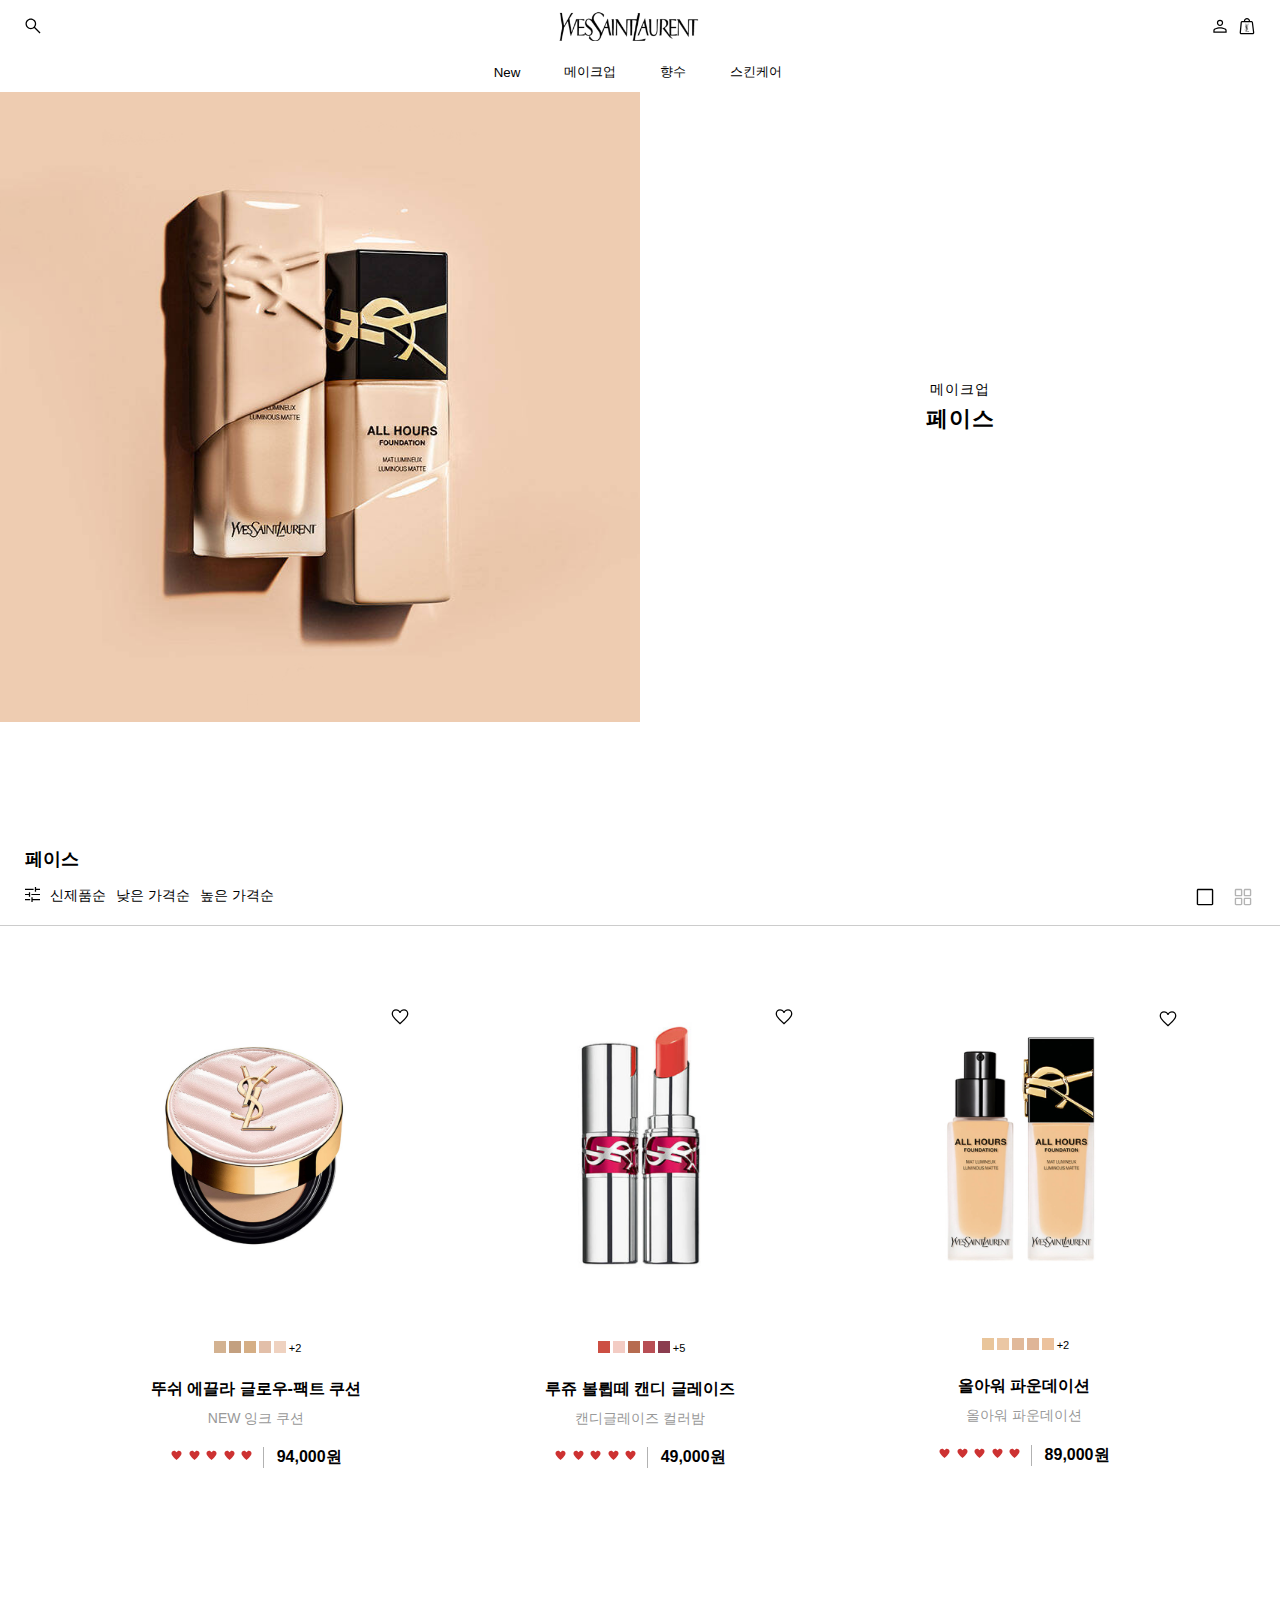
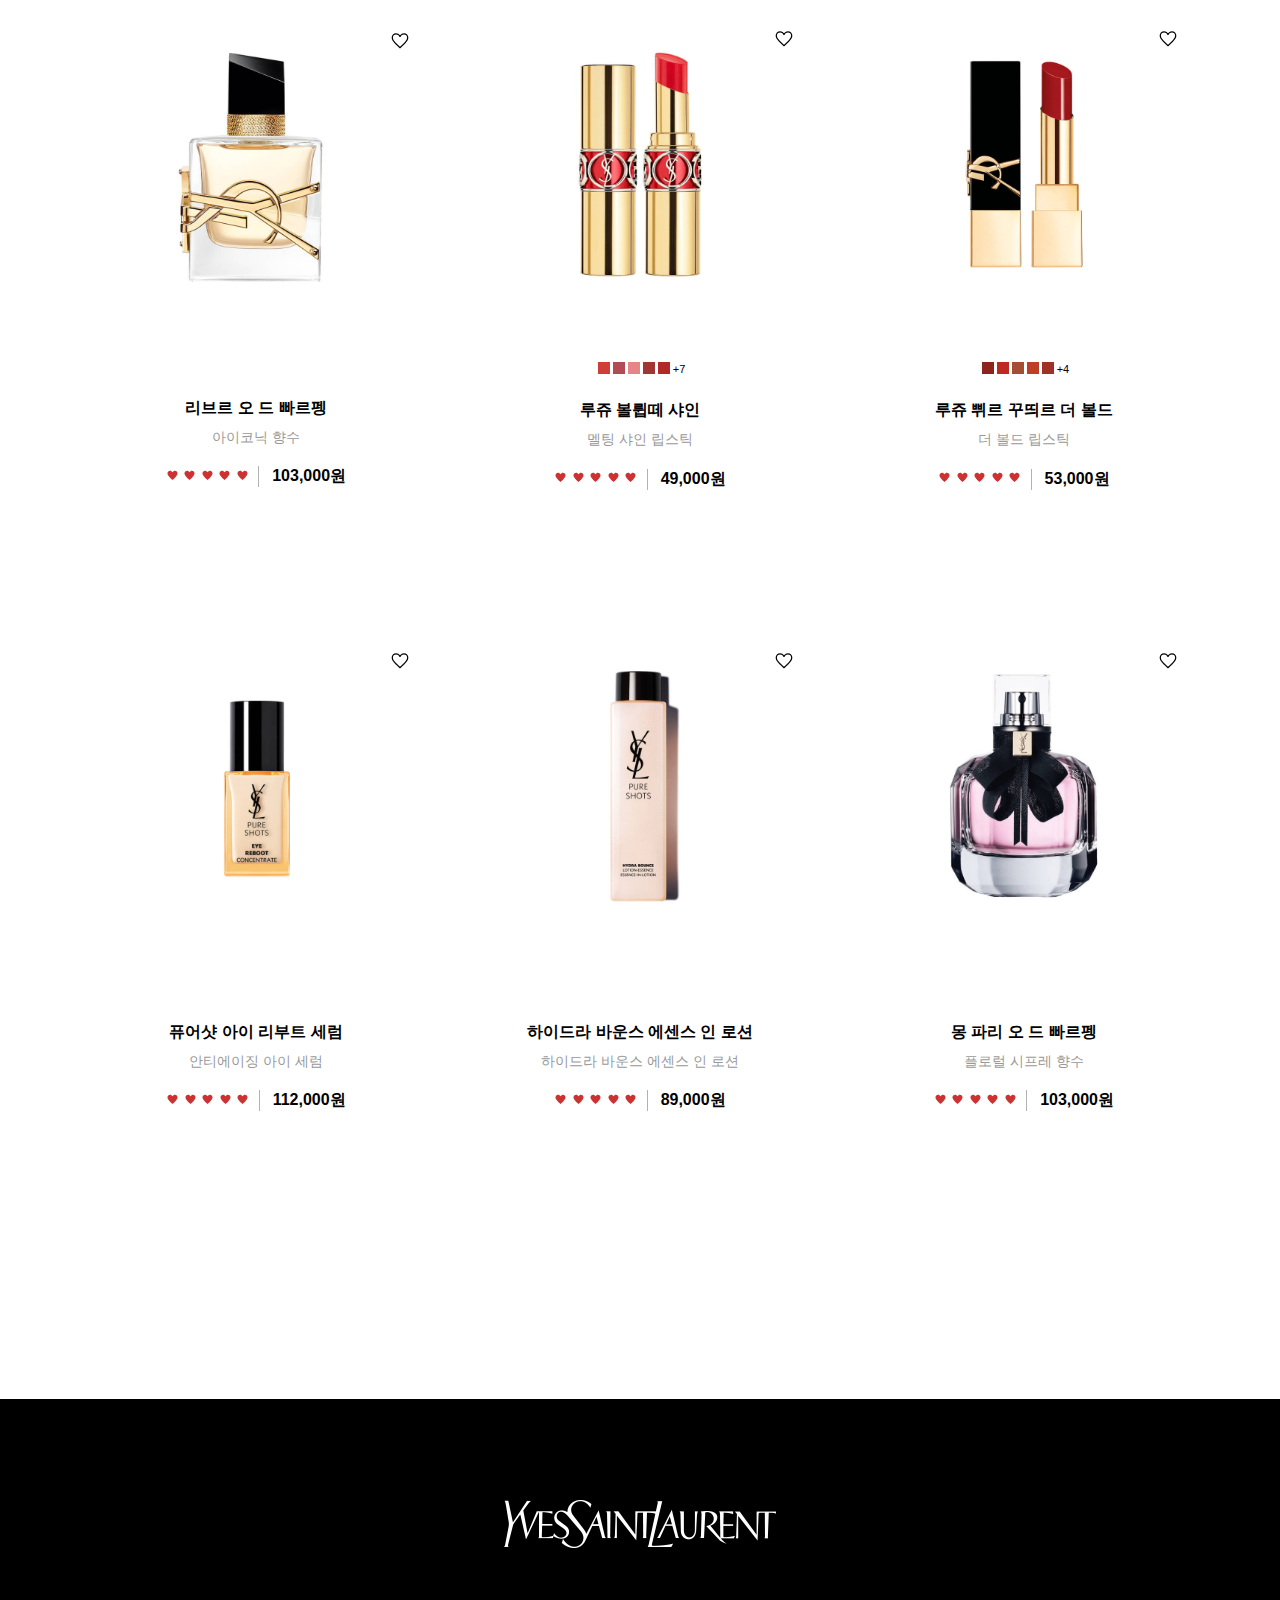
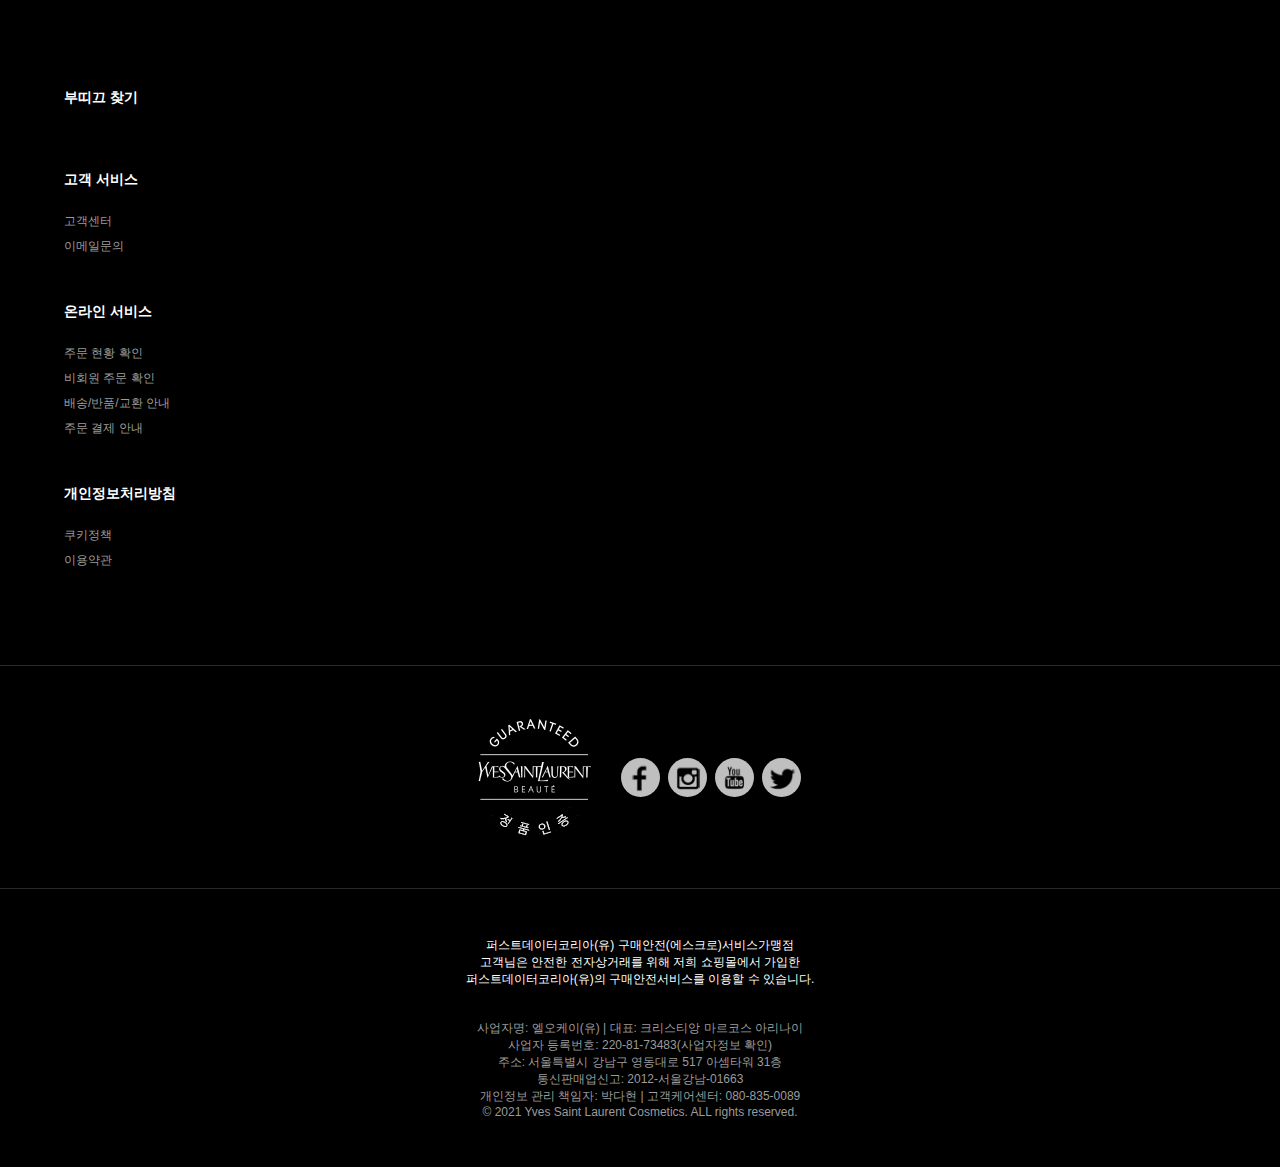
<file: sub_makeup.html>
<!DOCTYPE html>
<html lang="KO">

<head>
    <meta charset="UTF-8">
    <meta http-equiv="X-UA-Compatible" content="IE=edge">
    <meta name="viewport" content="width=device-width, initial-scale=1.0">
    <title>rwd</title>
    <link rel="stylesheet" href="css/reset.css">
    <link rel="stylesheet" href="css/sub_makeup.css">
    <link rel="stylesheet" href="css/index.css">
    <link rel="stylesheet" href="css/header.css">
    <link rel="stylesheet" href="css/animate(0701).css">
    <script src="js/jquery-1.11.2.min.js"></script>
    <scrpt src="js/index.js"></scrpt>

    <script>
        $(function () {


            $('.filterul li').on('click', function () {

                let filterli = $('.sub-productlist > ul > li ');
                let filter = $(this).attr('id');

                let strName = filter;
                filterTarget(strName.substr(6, 1));

                function filterTarget(n) {

                    if (n == 0) {

                        var date = filterli.sort(function (a, b) {

                            return new Date($(a).find("span.date").text()) > new Date($(b).find("span.date").text()) ? -1 : new Date($(a).find("span.date").text()) < new Date($(b).find("span.date").text()) ? 1 : 0;
                        });
                    }

                    else if (n == 1) {

                        var date = filterli.sort(function (a, b) {
                            return Number($(a).find('span.won').text().replace(/[^0-9]/g, '')) < Number($(b).find('span.won').text().replace(/[^0-9]/g, '')) ? -1 : Number($(a).find('span.won').text().replace(/[^0-9]/g, '')) > Number($(b).find('span.date').text().replace(/[^0-9]/g, '')) ? 1 : 0;
                        });

                    }

                    else {

                        var date = filterli.sort(function (a, b) {
                            return Number($(a).find('span.won').text().replace(/[^0-9]/g, '')) > Number($(b).find('span.won').text().replace(/[^0-9]/g, '')) ? -1 : Number($(a).find('span.won').text().replace(/[^0-9]/g, '')) < Number($(b).find('span.date').text().replace(/[^0-9]/g, '')) ? 1 : 0;
                        });

                    }

                    $('.sub_prlistbox').html(date);


                }

            });


            //array button

            $('#array_default').on('click',function(){
                $('.sub_productbox').css({'width':"33.33%"});
                $('#array_split img').attr('src','img/icon/split_4_off.svg')
                $(this).children('img').attr('src','img/icon/split_1.svg')
            })

            $('#array_split').on('click',function(){
                $('.sub_productbox').css({'width':"20%"});
                $('#array_default img').attr('src','img/icon/split_1_off.svg')
                $(this).children('img').attr('src','img/icon/split_4.svg')
            })

        });

    </script>

</head>

<body>

    <header id="header_mo">

        <div id="header_nav_container">
            <ul id="header_nav_left">
                <li>
                    <button class="header_nav_item nav_ham_menu">
                        <img src="img/icon/menu.svg" alt="메뉴바">
                    </button>
                    <button class="header_nav_item nav_search">
                        <img src="img/icon/search.svg" alt="검색"></button>
                    <button class="header_nav_item nav_hidden">
                        <img src="img/icon/search.svg" alt="검색"></button>
                    <button class="header_nav_item nav_hidden">
                        <img src="img/icon/search.svg" alt="검색"></button>

                </li>
            </ul>

            <div class="header_nav_center">
                <div class="header_nav_logo">
                    <a href="index.html"><img src="img/logo_new.png" alt="logo"></a>
                </div>
            </div>


            <ul id="header_nav_right">
                <li>
                    <button class="header_nav_item nav_map">
                        <img src="img/icon/map.svg" alt="매장위치"></button>
                    <button class="header_nav_item nav_wishlist">
                        <img src="img/icon/heart.svg" alt="위시리스트"></button>
                    <button class="header_nav_item nav_mypage">
                        <img src="img/icon/mypage.svg" alt="마이페이지"></button>
                    <button class="header_nav_item nav_shoppingbag">
                        <img src="img/icon/shoppingbag.svg" alt="쇼핑백아이콘"></button>
                </li>
            </ul>
        </div>

        <!-- 헤더끝  -->



        <div id="burger_menu_container">

            <div id="burger_menu_wrap">

                <div id="burger_menu_header">
                    <div class="nav_header_left" style="visibility:hidden">
                        <button class="nav_header_item"><img src="img/icon/arrowleft.svg" alt="이전페이지"></button>
                    </div>

                    <div class="nav_header_center">
                        <p class="nav_header_text" id="no-header" style="visibility:hidden"></p>
                        <p class="nav_header_text" id="new-header" style="visibility:hidden">NEW</p>
                        <p class="nav_header_text" id="makeup-header" style="visibility:hidden">메이크업</p>
                        <p class="nav_header_text" id="purfume-header" style="visibility:hidden">향수</p>
                        <p class="nav_header_text" id="skincare-header" style="visibility:hidden">스킨케어</p>
                        <p class="nav_header_text" id="private-header" style="visibility:hidden">Private</p>

                    </div>

                    <div class="burger_menu_closebox">
                        <button class="burger_menu_close"><img src="img/icon/close.svg" alt="닫기"></button>
                    </div>
                </div>



                <div class="level2_content">
                    <ul class="burger_nav_list">

                        <li>

                            <div class="burger_button_container">
                                <button class="burger_button" id="new_btn">
                                    <span class="burger_menu_title">New</span>
                                    <span class="burger_menu_rightarrow"><img src="img/icon/arrowright.svg"
                                            alt="new다음페이지"></span>
                                </button>
                            </div>

                            <div class="nav_level2_wrap" id="newlist">

                                <nav class="nav_scroll">

                                    <div class="hamsub_content_wrap">

                                        <div class="ham_content_top">
                                            <div class="hamsub_content_new">
                                                <ul class="hamsub_menu_list">
                                                    <li class="menu_list_li">
                                                        <p>NEW 올아워 파운데이션</p>
                                                    </li>
                                                    <li class="menu_list_new"><img src="img/bannerimg/hamsub_makeup.png"
                                                            alt="올아워파운데이션">
                                                    </li>
                                                    <li class="menu_list_li last_list_el">
                                                        <p class="menu_img_text">울트라 라이트
                                                            텍스처로 하루종일 지속되는 하이-커버</p>
                                                    </li>
                                                </ul>
                                            </div>

                                            <div class="hamsub_content_new">
                                                <ul class="hamsub_menu_list">
                                                    <li class="menu_list_li">
                                                        <p>NEW 몽 파리 오드 뚜왈렛 루미에르</p>
                                                    </li>
                                                    <li class="menu_list_new"><img
                                                            src="img/bannerimg/hamsub_purfume.png" alt="올아워파운데이션">
                                                    </li>
                                                    <li class="menu_list_li last_list_el">
                                                        <p class="menu_img_text">파리의 중심에서 만나는
                                                            사랑을 담은 향수</p>
                                                    </li>
                                                </ul>
                                            </div>

                                            <div class="hamsub_content_new">
                                                <ul class="hamsub_menu_list">
                                                    <li class="menu_list_li">
                                                        <p>NEW 와이 오드 뚜왈렛</p>
                                                    </li>
                                                    <li class="menu_list_new"><img
                                                            src="img/bannerimg/hamsub_purfume2.png" alt="올아워파운데이션">
                                                    </li>
                                                    <li class="menu_list_li last_list_el">
                                                        <p class="menu_img_text">맑고 푸른 바다에서 영감
                                                            받은 미네랄 우디 푸제르 향수</p>
                                                    </li>
                                                </ul>
                                            </div>

                                            <div class="hamsub_content_new">
                                                <ul class="hamsub_menu_list">
                                                    <li class="menu_list_li">
                                                        <p>NEW 더 슬림 벨뱃 래디컬</p>
                                                    </li>
                                                    <li class="menu_list_new"><img src="img/bannerimg/hamsub_lips.png"
                                                            alt="올아워파운데이션">
                                                    </li>
                                                    <li class="menu_list_li last_list_el ">
                                                        <p class="menu_img_text">NEW 쉐이드 출시</p>
                                                    </li>
                                                </ul>
                                            </div>


                                        </div>
                                        <!--menu_acc closed-->

                                        <ul class="hamsub_bottom">
                                            <li>
                                                <div class="level2_button_container">
                                                    <button class="level2_bottom_btn">
                                                        <span class="level2_bottom_title">입생로랑 뷰티 매장찾기</span>
                                                        <span class="level2_bottom_righticon"><img
                                                                src="img/icon/map.svg" alt="매장찾기"></span>
                                                    </button>
                                                </div>
                                            </li>

                                            <li>
                                                <div class="level2_button_container">
                                                    <button class="level2_bottom_btn">
                                                        <a
                                                            href="http://hye1201.dothome.co.kr/g5/bbs/board.php?bo_table=qa"></a><span
                                                            class="level2_bottom_title">F A Q</span>
                                                        <span class="level2_bottom_righticon"><img
                                                                src="img/icon/faq.svg" alt="FAQ"></span>
                                                    </button>
                                                </div>
                                            </li>

                                        </ul>
                                        <!--hamsub_bottom-->


                                    </div>
                                    <!--hamsub_content_wrap-->




                                </nav>
                                <!--nav_scroll-->

                            </div>

                        </li>

                        <li>
                            <div class="burger_button_container">
                                <button class="burger_button" id="makeup_btn">
                                    <span class="burger_menu_title">메이크업</span>
                                    <span class="burger_menu_rightarrow"><img src="img/icon/arrowright.svg"
                                            alt="new다음페이지"></span>
                                </button>
                            </div>


                            <div class="nav_level2_wrap" id="makeuplist">

                                <nav class="nav_scroll">

                                    <div class="hamsub_content_wrap">

                                        <div class="ham_content_top">

                                            <div class="hamsub_content_new">
                                                <ul class="hamsub_menu_list">
                                                    <li class="menu_list_li">
                                                        <p>NEW 올아워 파운데이션</p>
                                                    </li>
                                                    <li class="menu_list_new"><img src="img/bannerimg/hamsub_makeup.png"
                                                            alt="올아워파운데이션">
                                                    </li>
                                                    <li class="menu_list_li test">
                                                        <p class="menu_img_text">울트라 라이트
                                                            텍스처로 하루종일 지속되는 하이-커버</p>
                                                    </li>
                                                </ul>
                                            </div>

                                            <div class="hamsub_menu_name">
                                                <p class="hamsub_item_name">메이크업</p>
                                            </div>

                                            <div class="hamsub_menu_container menu_face">

                                                <ul class="hamsub_menu_list">
                                                    <li class="menu_list_li division_line">
                                                        <a href="sub_makeup.html">
                                                            <div class="menu_list_title">
                                                                <span class="hamsub_item_name">페이스</span>
                                                                <img src="img/icon/arrowright.svg" alt="페이스페이지 이동">
                                                            </div>
                                                        </a>
                                                    </li>

                                                    <li class="menu_list_li">
                                                        <a href="#">베이스/프라이머</a>
                                                    </li>

                                                    <li class="menu_list_li">
                                                        <a href="#">쿠션</a>
                                                    </li>

                                                    <li class="menu_list_li">
                                                        <a href="#">파운데이션</a>
                                                    </li>

                                                    <li class="menu_list_li">
                                                        <a href="#">컨실러</a>
                                                    </li>

                                                    <li class="menu_list_li">
                                                        <a href="#">블러셔/브론저</a>
                                                    </li>

                                                    <li class="menu_list_li last_list_el">
                                                        <a href="#">하이라이터</a>
                                                    </li>
                                                </ul>

                                            </div>
                                            <!--menu_face closed-->

                                            <div class="hamsub_menu_container menu_lips">

                                                <ul class="hamsub_menu_list">
                                                    <li class="menu_list_li division_line">
                                                        <a href="#">
                                                            <div class="menu_list_title">
                                                                <span class="hamsub_item_name">립</span>
                                                                <img src="img/icon/arrowright.svg" alt="립 페이지 이동">
                                                            </div>
                                                        </a>
                                                    </li>

                                                    <li class="menu_list_li">
                                                        <a href="#">립스틱</a>
                                                    </li>

                                                    <li class="menu_list_li">
                                                        <a href="#">립틴트</a>
                                                    </li>

                                                    <li class="menu_list_li">
                                                        <a href="#">스마트 틴트 디바이스</a>
                                                    </li>

                                                    <li class="menu_list_li last_list_el">
                                                        <a href="#">가상메이크업</a>
                                                    </li>

                                                </ul>
                                            </div>
                                            <!--menu_lips closed-->


                                            <div class="hamsub_menu_container menu_eyes">

                                                <ul class="hamsub_menu_list">
                                                    <li class="menu_list_li division_line">
                                                        <a href="#">
                                                            <div class="menu_list_title">
                                                                <span class="hamsub_item_name">아이</span>
                                                                <img src="img/icon/arrowright.svg" alt="아이 화장품 페이지 이동">
                                                            </div>
                                                        </a>
                                                    </li>

                                                    <li class="menu_list_li">
                                                        <a href="#">마스카라</a>
                                                    </li>

                                                    <li class="menu_list_li">
                                                        <a href="#">아이섀도</a>
                                                    </li>

                                                    <li class="menu_list_li">
                                                        <a href="#">아이라이너</a>
                                                    </li>


                                                    <li class="menu_list_li last_list_el ">
                                                        <a href="#">아이브로우</a>
                                                    </li>
                                                </ul>
                                            </div>
                                            <!--menu_eyes closed-->

                                            <div class="hamsub_menu_container menu_acc">

                                                <ul class="hamsub_menu_list">
                                                    <li class="menu_list_li division_line">
                                                        <a href="#">
                                                            <div class="menu_list_title">
                                                                <span class="hamsub_item_name">악세서리</span>
                                                                <img src="img/icon/arrowright.svg" alt="악세서리 페이지 이동">
                                                            </div>
                                                        </a>
                                                    </li>

                                                    <li class="menu_list_li last_list_el">
                                                        <a href="#">
                                                            <div>브러쉬/어플리케이터</div>
                                                        </a>
                                                    </li>
                                                </ul>

                                            </div>

                                        </div>
                                        <!--menu_acc closed-->

                                        <ul class="hamsub_bottom">
                                            <li>
                                                <div class="level2_button_container">
                                                    <button class="level2_bottom_btn">
                                                        <span class="level2_bottom_title">입생로랑 뷰티 매장찾기</span>
                                                        <span class="level2_bottom_righticon"><img
                                                                src="img/icon/map.svg" alt="매장찾기"></span>
                                                    </button>
                                                </div>
                                            </li>

                                            <li>
                                                <div class="level2_button_container">
                                                    <button class="level2_bottom_btn">
                                                        <span class="level2_bottom_title">F A Q</span>
                                                        <span class="level2_bottom_righticon"><img
                                                                src="img/icon/faq.svg" alt="FAQ"></span>
                                                    </button>
                                                </div>
                                            </li>

                                        </ul>
                                        <!--hamsub_bottom-->


                                    </div>
                                    <!--hamsub_content_wrap-->




                                </nav>
                                <!--nav_scroll-->

                            </div>
                        </li>

                        <li>
                            <div class="burger_button_container">
                                <button class="burger_button" id="purfume_btn">
                                    <span class="burger_menu_title">향수</span>
                                    <span class="burger_menu_rightarrow"><img src="img/icon/arrowright.svg"
                                            alt="new다음페이지"></span>
                                </button>
                            </div>

                            <div class="nav_level2_wrap" id="purfumelist">
                                <nav class="nav_scroll">

                                    <div class="hamsub_content_wrap">

                                        <div class="ham_content_top">

                                            <div class="hamsub_content_new">
                                                <ul class="hamsub_menu_list">
                                                    <li class="menu_list_li">
                                                        <p>NEW 몽 파리 오드 뚜왈렛 루미에르</p>
                                                    </li>
                                                    <li class="menu_list_new"><img
                                                            src="img/bannerimg/hamsub_purfume.png"
                                                            alt="몽 파리 오드 뚜왈렛 루미에르">
                                                    </li>
                                                    <li class="menu_list_li test">
                                                        <p class="menu_img_text">파리의 중심에서
                                                            만나는 빛과 사랑을 담은 향수</p>
                                                    </li>
                                                </ul>
                                            </div>

                                            <div class="hamsub_menu_name">
                                                <p class="hamsub_item_name">향수</p>
                                            </div>

                                            <div class="hamsub_menu_container purfume0">

                                                <ul class="hamsub_menu_list">
                                                    <li class="menu_list_li division_line">
                                                        <a href="#">
                                                            <div class="menu_list_title">
                                                                <span class="hamsub_item_name">여성향수</span>
                                                                <img src="img/icon/arrowright.svg" alt="페이스페이지 이동">
                                                            </div>
                                                        </a>
                                                    </li>

                                                    <li class="menu_list_li">
                                                        <a href="#">리브르</a>
                                                    </li>

                                                    <li class="menu_list_li">
                                                        <a href="#">몽파리</a>
                                                    </li>


                                                    <li class="menu_list_li last_list_el">
                                                        <a href="#">블랙오피움</a>
                                                    </li>
                                                </ul>

                                            </div>
                                            <!--여성향수 closed-->

                                            <div class="hamsub_menu_container purfume1">

                                                <ul class="hamsub_menu_list">
                                                    <li class="menu_list_li division_line">
                                                        <a href="#">
                                                            <div class="menu_list_title">
                                                                <span class="hamsub_item_name">남성향수</span>
                                                                <img src="img/icon/arrowright.svg" alt="립 페이지 이동">
                                                            </div>
                                                        </a>
                                                    </li>

                                                    <li class="menu_list_li">
                                                        <a href="#">와이</a>
                                                    </li>

                                                    <li class="menu_list_li">
                                                        <a href="#">롬므</a>
                                                    </li>



                                                    <li class="menu_list_li last_list_el">
                                                        <a href="#">라 뉘 드 롬므</a>
                                                    </li>

                                                </ul>
                                            </div>
                                            <!--남성향수 closed-->

                                        </div>
                                        <!--스킨 컬렉션 closed-->

                                        <ul class="hamsub_bottom">
                                            <li>
                                                <div class="level2_button_container">
                                                    <button class="level2_bottom_btn">
                                                        <span class="level2_bottom_title">입생로랑 뷰티 매장찾기</span>
                                                        <span class="level2_bottom_righticon"><img
                                                                src="img/icon/map.svg" alt="매장찾기"></span>
                                                    </button>
                                                </div>
                                            </li>

                                            <li>
                                                <div class="level2_button_container">
                                                    <button class="level2_bottom_btn">
                                                        <span class="level2_bottom_title">F A Q</span>
                                                        <span class="level2_bottom_righticon"><img
                                                                src="img/icon/faq.svg" alt="FAQ"></span>
                                                    </button>
                                                </div>
                                            </li>

                                        </ul>
                                        <!--hamsub_bottom-->


                                    </div>
                                    <!--hamsub_content_wrap-->


                                </nav>
                                <!--nav_scroll-->

                            </div>
                        </li>
                        <!--makeup closed-->

                        <li>
                            <div class="burger_button_container">
                                <button class="burger_button" id="skincare_btn">
                                    <span class="burger_menu_title">스킨케어</span>
                                    <span class="burger_menu_rightarrow"><img src="img/icon/arrowright.svg"
                                            alt="new다음페이지"></span>
                                </button>
                            </div>


                            <div class="nav_level2_wrap" id="skincarelist">

                                <nav class="nav_scroll">

                                    <div class="hamsub_content_wrap">

                                        <div class="ham_content_top">

                                            <div class="hamsub_content_new">
                                                <ul class="hamsub_menu_list">
                                                    <li class="menu_list_li">
                                                        <p>BEST 퓨어샷 나이트 리부트 세럼</p>
                                                    </li>
                                                    <li class="menu_list_new"><img
                                                            src="img/bannerimg/hamsub_skincare.png" alt="나이트 리부트 세럼">
                                                    </li>
                                                    <li class="menu_list_li test">
                                                        <p class="menu_img_text">데일리 각질 케어
                                                            안티에이징 세럼</p>
                                                    </li>
                                                </ul>
                                            </div>

                                            <div class="hamsub_menu_name">
                                                <p class="hamsub_item_name">스킨케어</p>
                                            </div>

                                            <div class="hamsub_menu_container skincare0">

                                                <ul class="hamsub_menu_list">
                                                    <li class="menu_list_li division_line">
                                                        <a href="#">
                                                            <div class="menu_list_title">
                                                                <span class="hamsub_item_name">제품 유형별</span>
                                                                <img src="img/icon/arrowright.svg" alt="페이스페이지 이동">
                                                            </div>
                                                        </a>
                                                    </li>

                                                    <li class="menu_list_li">
                                                        <a href="#">클렌저/토너</a>
                                                    </li>

                                                    <li class="menu_list_li">
                                                        <a href="#">세럼</a>
                                                    </li>

                                                    <li class="menu_list_li">
                                                        <a href="#">에멀젼/크림</a>
                                                    </li>

                                                    <li class="menu_list_li">
                                                        <a href="#">아이/립 케어</a>
                                                    </li>

                                                    <li class="menu_list_li">
                                                        <a href="#">UV프로덕션/베이스</a>
                                                    </li>

                                                    <li class="menu_list_li last_list_el">
                                                        <a href="#">스페셜 케어</a>
                                                    </li>

                                                    <li class="menu_list_li last_list_el">
                                                        <a href="#">메이크업 세팅 스프레이</a>
                                                    </li>
                                                </ul>

                                            </div>
                                            <!--제품 유형별 closed-->

                                            <div class="hamsub_menu_container skincare1">

                                                <ul class="hamsub_menu_list">
                                                    <li class="menu_list_li division_line">
                                                        <a href="#">
                                                            <div class="menu_list_title">
                                                                <span class="hamsub_item_name">피부 고민별</span>
                                                                <img src="img/icon/arrowright.svg" alt="립 페이지 이동">
                                                            </div>
                                                        </a>
                                                    </li>

                                                    <li class="menu_list_li">
                                                        <a href="#">보습</a>
                                                    </li>

                                                    <li class="menu_list_li">
                                                        <a href="#">피부 보호 & 자외선 차단</a>
                                                    </li>

                                                    <li class="menu_list_li">
                                                        <a href="#">화이트닝 & 광채</a>
                                                    </li>

                                                    <li class="menu_list_li last_list_el">
                                                        <a href="#">주름 & 탄력 개선</a>
                                                    </li>

                                                </ul>
                                            </div>
                                            <!--피부 고민별 closed-->


                                            <div class="hamsub_menu_container skincare2">

                                                <ul class="hamsub_menu_list">
                                                    <li class="menu_list_li division_line">
                                                        <a href="#">
                                                            <div class="menu_list_title">
                                                                <span class="hamsub_item_name">제품 라인별</span>
                                                                <img src="img/icon/arrowright.svg" alt="아이 화장품 페이지 이동">
                                                            </div>
                                                        </a>
                                                    </li>

                                                    <li class="menu_list_li">
                                                        <a href="#">퓨어샷</a>
                                                    </li>

                                                    <li class="menu_list_li">
                                                        <a href="#">오 후즈</a>
                                                    </li>


                                                    <li class="menu_list_li last_list_el">
                                                        <a href="#">탑 시크릿</a>
                                                    </li>


                                                </ul>
                                            </div>
                                            <!--제품 라인별 closed-->

                                            <div class="hamsub_menu_container skincare3">

                                                <ul class="hamsub_menu_list">
                                                    <li class="menu_list_li division_line">
                                                        <a href="#">
                                                            <div class="menu_list_title">
                                                                <span class="hamsub_item_name">스킨케어 컬렉션</span>
                                                                <img src="img/icon/arrowright.svg" alt="악세서리 페이지 이동">
                                                            </div>
                                                        </a>
                                                    </li>

                                                    <li class="menu_list_li last_list_el">
                                                        <a href="#">
                                                            <div>퓨어샷 라인 소개</div>
                                                        </a>
                                                    </li>
                                                </ul>

                                            </div>

                                        </div>
                                        <!--스킨 컬렉션 closed-->

                                        <ul class="hamsub_bottom">
                                            <li>
                                                <div class="level2_button_container">
                                                    <button class="level2_bottom_btn">
                                                        <span class="level2_bottom_title">입생로랑 뷰티 매장찾기</span>
                                                        <span class="level2_bottom_righticon"><img
                                                                src="img/icon/map.svg" alt="매장찾기"></span>
                                                    </button>
                                                </div>
                                            </li>

                                            <li>
                                                <div class="level2_button_container">
                                                    <button class="level2_bottom_btn">
                                                        <span class="level2_bottom_title">F A Q</span>
                                                        <span class="level2_bottom_righticon"><img
                                                                src="img/icon/faq.svg" alt="FAQ"></span>
                                                    </button>
                                                </div>
                                            </li>

                                        </ul>
                                        <!--hamsub_bottom-->


                                    </div>
                                    <!--hamsub_content_wrap-->




                                </nav>
                                <!--nav_scroll-->

                            </div>
                        </li>

                        <li>
                            <div class="burger_button_container">
                                <button class="burger_button" id="private_btn">
                                    <span class="burger_menu_title">Private</span>
                                    <span class="burger_menu_rightarrow"><img src="img/icon/arrowright.svg"
                                            alt="new다음페이지"></span>
                                </button>
                            </div>


                            <div class="nav_level2_wrap" id="privatelist">


                                <nav class="nav_scroll">

                                    <div class="hamsub_content_wrap">

                                        <div class="ham_content_top">

                                            <div class="hamsub_content_new">
                                                <ul class="hamsub_menu_list">
                                                    <li class="menu_list_li">
                                                        <p>NEW 올아워 파운데이션</p>
                                                    </li>
                                                    <li class="menu_list_new"><img src="img/bannerimg/hamsub_makeup.png"
                                                            alt="올아워파운데이션">
                                                    </li>
                                                    <li class="menu_list_li test">
                                                        <p class="menu_img_text">울트라 라이트
                                                            텍스처로 하루종일 지속되는 하이-커버</p>
                                                    </li>
                                                </ul>
                                            </div>

                                            <div class="hamsub_menu_name">
                                                <p class="hamsub_item_name">메이크업</p>
                                            </div>

                                            <div class="hamsub_menu_container menu_face">

                                                <ul class="hamsub_menu_list">
                                                    <li class="menu_list_li division_line">
                                                        <a href="#">
                                                            <div class="menu_list_title">
                                                                <span class="hamsub_item_name">페이스</span>
                                                                <img src="img/icon/arrowright.svg" alt="페이스페이지 이동">
                                                            </div>
                                                        </a>
                                                    </li>

                                                    <li class="menu_list_li">
                                                        <a href="#">베이스/프라이머</a>
                                                    </li>

                                                    <li class="menu_list_li">
                                                        <a href="#">쿠션</a>
                                                    </li>

                                                    <li class="menu_list_li">
                                                        <a href="#">파운데이션</a>
                                                    </li>

                                                    <li class="menu_list_li">
                                                        <a href="#">컨실러</a>
                                                    </li>

                                                    <li class="menu_list_li">
                                                        <a href="#">블러셔/브론저</a>
                                                    </li>

                                                    <li class="menu_list_li last_list_el">
                                                        <a href="#">하이라이터</a>
                                                    </li>
                                                </ul>

                                            </div>
                                            <!--menu_face closed-->

                                            <div class="hamsub_menu_container menu_lips">

                                                <ul class="hamsub_menu_list">
                                                    <li class="menu_list_li division_line">
                                                        <a href="#">
                                                            <div class="menu_list_title">
                                                                <span class="hamsub_item_name">립</span>
                                                                <img src="img/icon/arrowright.svg" alt="립 페이지 이동">
                                                            </div>
                                                        </a>
                                                    </li>

                                                    <li class="menu_list_li">
                                                        <a href="#">립스틱</a>
                                                    </li>

                                                    <li class="menu_list_li">
                                                        <a href="#">립틴트</a>
                                                    </li>

                                                    <li class="menu_list_li">
                                                        <a href="#">스마트 틴트 디바이스</a>
                                                    </li>

                                                    <li class="menu_list_li last_list_el">
                                                        <a href="#">가상메이크업</a>
                                                    </li>

                                                </ul>
                                            </div>
                                            <!--menu_lips closed-->


                                            <div class="hamsub_menu_container menu_eyes">

                                                <ul class="hamsub_menu_list">
                                                    <li class="menu_list_li division_line">
                                                        <a href="#">
                                                            <div class="menu_list_title">
                                                                <span class="hamsub_item_name">아이</span>
                                                                <img src="img/icon/arrowright.svg" alt="아이 화장품 페이지 이동">
                                                            </div>
                                                        </a>
                                                    </li>

                                                    <li class="menu_list_li">
                                                        <a href="#">마스카라</a>
                                                    </li>

                                                    <li class="menu_list_li">
                                                        <a href="#">아이섀도</a>
                                                    </li>

                                                    <li class="menu_list_li">
                                                        <a href="#">아이라이너</a>
                                                    </li>


                                                    <li class="menu_list_li last_list_el ">
                                                        <a href="#">아이브로우</a>
                                                    </li>
                                                </ul>
                                            </div>
                                            <!--menu_eyes closed-->

                                            <div class="hamsub_menu_container menu_acc">

                                                <ul class="hamsub_menu_list">
                                                    <li class="menu_list_li division_line">
                                                        <a href="#">
                                                            <div class="menu_list_title">
                                                                <span class="hamsub_item_name">악세서리</span>
                                                                <img src="img/icon/arrowright.svg" alt="악세서리 페이지 이동">
                                                            </div>
                                                        </a>
                                                    </li>

                                                    <li class="menu_list_li last_list_el">
                                                        <a href="#">
                                                            <div>브러쉬/어플리케이터</div>
                                                        </a>
                                                    </li>
                                                </ul>

                                            </div>

                                        </div>
                                        <!--menu_acc closed-->

                                        <ul class="hamsub_bottom">
                                            <li>
                                                <div class="level2_button_container">
                                                    <button class="level2_bottom_btn">
                                                        <span class="level2_bottom_title">입생로랑 뷰티 매장찾기</span>
                                                        <span class="level2_bottom_righticon"><img
                                                                src="img/icon/map.svg" alt="매장찾기"></span>
                                                    </button>
                                                </div>
                                            </li>

                                            <li>
                                                <div class="level2_button_container">
                                                    <button class="level2_bottom_btn">
                                                        <span class="level2_bottom_title">F A Q</span>
                                                        <span class="level2_bottom_righticon"><img
                                                                src="img/icon/faq.svg" alt="FAQ"></span>
                                                    </button>
                                                </div>
                                            </li>

                                        </ul>
                                        <!--hamsub_bottom-->


                                    </div>
                                    <!--hamsub_content_wrap-->


                                </nav>
                                <!--nav_scroll-->

                            </div>
                        </li>
                    </ul>
                </div>


                <ul class="ham_bottom">

                    <li>
                        <div class="burger_button_container">
                            <button class="burger_bottom_btn">
                                <span class="burger_menu_title">마이페이지</span>
                                <span class="burger_menu_righticon"><img src="img/icon/mypage.svg"
                                        alt="new다음페이지"></span>
                            </button>
                        </div>
                    </li>

                    <li>
                        <div class="burger_button_container">
                            <button class="burger_bottom_btn">
                                <span class="burger_menu_title">입생로랑 뷰티 매장찾기</span>
                                <span class="burger_menu_righticon"><img src="img/icon/map.svg" alt="매장찾기"></span>
                            </button>
                        </div>
                    </li>

                    <li>
                        <div class="burger_button_container">
                            <button class="burger_bottom_btn">
                                <span class="burger_menu_title">F A Q</span>
                                <span class="burger_menu_righticon"><img src="img/icon/faq.svg" alt="FAQ"></span>
                            </button>
                        </div>
                    </li>
                </ul>



            </div>
            <!--burger_menu_wrap-->
        </div>

    </header>


    <header id="header_desktop">

        <div id="header_destktop_container">
            <ul id="header_destktop_left">
                <li>
                    <button class="header_nav_item nav_ham_menu">
                        <img src="img/icon/menu.svg" alt="메뉴바">
                    </button>
                    <button class="header_nav_item nav_search">
                        <img src="img/icon/search.svg" alt="검색"></button>
                    <button class="header_nav_item nav_hidden">
                        <img src="img/icon/search.svg" alt="검색"></button>
                    <button class="header_nav_item nav_hidden">
                        <img src="img/icon/search.svg" alt="검색"></button>

                </li>
            </ul>

            <div class="header_destktop_center">
                <div class="header_nav_logo">
                    <a href="index.html"><img src="img/logo_new.png" alt="logo"></a>
                </div>
            </div>


            <ul id="header_nav_right">
                <li>
                    <button class="header_nav_item nav_map">
                        <img src="img/icon/map.svg" alt="매장위치"></button>
                    <button class="header_nav_item nav_wishlist">
                        <img src="img/icon/heart.svg" alt="위시리스트"></button>
                    <button class="header_nav_item nav_mypage">
                        <img src="img/icon/mypage.svg" alt="마이페이지"></button>
                    <button class="header_nav_item nav_shoppingbag">
                        <img src="img/icon/shoppingbag.svg" alt="쇼핑백아이콘"></button>
                </li>
            </ul>
        </div>



        <section id="desktop_menu_container">

            <article id="desktop_menu_wrap">



                <ul class="desktop_nav_list">

                    <li>

                        <button class="desktop_button" id="gnb0">
                            <span class="burger_menu_title">New</span>
                        </button>


                        <div class="desktop_level2_wrap makeup">

                            <div class="desktop_content_top test">

                                <div class="desktop_content_new">
                                    <ul class="desktop_menu_list">
                                        <li class="desktop_list_li">
                                            <p>NEW 올아워 파운데이션</p>
                                        </li>
                                        <li class="desktop_list_new"><img src="img/bannerimg/hamsub_makeup.png"
                                                alt="올아워파운데이션">
                                        </li>
                                        <li class="desktop_list_li">
                                            <p class="menu_img_text"></p>울트라 라이트
                                            텍스처로 하루종일 지속되는 하이-커버</p>
                                        </li>
                                    </ul>
                                </div>

                                <div class="desktop_content_new">
                                    <ul class="desktop_menu_list">
                                        <li class="desktop_list_li">
                                            <p>NEW 몽 파리 오드 뚜왈렛 루미에르</p>
                                        </li>
                                        <li class="desktop_list_new"><img src="img/bannerimg/hamsub_purfume.png"
                                                alt="올아워파운데이션">
                                        </li>
                                        <li class="desktop_list_li">
                                            <p class="menu_img_text">파리의 중심에서 만나는 사랑을 담은 향수
                                            </p>
                                        </li>
                                    </ul>
                                </div>

                                <div class="desktop_content_new">
                                    <ul class="desktop_menu_list">
                                        <li class="desktop_list_li">
                                            <p>NEW 와이 오드 뚜왈렛</p>
                                        </li>
                                        <li class="desktop_list_new"><img src="img/bannerimg/hamsub_purfume2.png"
                                                alt="올아워파운데이션">
                                        </li>
                                        <li class="desktop_list_li">
                                            <p class="menu_img_text">맑고 푸른 바다에서 영감 받은 미네랄 우디
                                                푸제르 향수</p>
                                        </li>
                                    </ul>
                                </div>

                                <div class="desktop_content_new">
                                    <ul class="desktop_menu_list">
                                        <li class="desktop_list_li">
                                            <p>NEW 더 슬림 벨뱃 래디컬</p>
                                        </li>
                                        <li class="desktop_list_new"><img src="img/bannerimg/hamsub_lips.png"
                                                alt="올아워파운데이션">
                                        </li>
                                        <li class="desktop_list_li">
                                            <p class="menu_img_text">NEW 쉐이드 출시</p>
                                        </li>
                                    </ul>
                                </div>
                            </div>
                            <!--desktop_content_top-->
                        </div>
                        <!--desktop_level2_wrap makeup-->


                    </li>

                    <li>

                        <button class="desktop_button" id="gnb0">
                            <span class="burger_menu_title">메이크업</span>
                        </button>


                        <div class="desktop_level2_wrap makeup">
                            <div class="desktop_content_top">

                                <div class="desktop_content_new">
                                    <ul class="desktop_menu_list">
                                        <li class="desktop_list_li">
                                            <p>NEW 올아워 파운데이션</p>
                                        </li>
                                        <li class="desktop_list_new"><img src="img/bannerimg/hamsub_makeup.png"
                                                alt="올아워파운데이션">
                                        </li>
                                        <li class="desktop_list_li">
                                            <p class="menu_img_text">울트라 라이트
                                                텍스처로 하루종일 지속되는 하이-커버</p>
                                        </li>
                                    </ul>
                                </div>

                                <div class="desktop_menu_container makeup0">

                                    <ul class="desktop_menu_list">
                                        <li class="desktop_list_li division_line">
                                            <a href="sub_makeup.html">
                                                <div class="desktop_list_title">
                                                <span class="desktop_item_name">페이스</span>
                                                </div>
                                            </a>
                                        </li>

                                        <li class="desktop_list_li">
                                            <a href="#">베이스/프라이머</a>
                                        </li>

                                        <li class="desktop_list_li">
                                            <a href="#">쿠션</a>
                                        </li>

                                        <li class="desktop_list_li">
                                            <a href="#">파운데이션</a>
                                        </li>

                                        <li class="desktop_list_li">
                                            <a href="#">컨실러</a>
                                        </li>

                                        <li class="desktop_list_li">
                                            <a href="#">블러셔</a>
                                        </li>

                                        <li class="desktop_list_li last_list_el">
                                            <a href="#">하이라이터</a>
                                        </li>

                                    </ul>

                                </div>
                                <!-- 페이스 closed-->

                                <div class="desktop_menu_container makeup1">

                                    <ul class="desktop_menu_list">
                                        <li class="desktop_list_li division_line">
                                            <a href="#">
                                                <div class="desktop_list_title">
                                                    <span class="desktop_item_name">립</span>

                                                </div>
                                            </a>
                                        </li>

                                        <li class="desktop_list_li">
                                            <a href="#">립스틱</a>
                                        </li>

                                        <li class="desktop_list_li">
                                            <a href="#">립틴트</a>
                                        </li>

                                        <li class="desktop_list_li">
                                            <a href="#">가상메이크업</a>
                                        </li>

                                        <li class="desktop_list_li last_list_el">
                                            <a href="#">스마트틴트 디바이스</a>
                                        </li>

                                    </ul>
                                </div>
                                <!--립 closed-->

                                <div class="desktop_menu_container makeup2">

                                    <ul class="desktop_menu_list">
                                        <li class="desktop_list_li division_line">
                                            <a href="#">
                                                <div class="desktop_list_title">
                                                    <span class="desktop_item_name">아이</span>

                                                </div>
                                            </a>
                                        </li>

                                        <li class="desktop_list_li">
                                            <a href="#">마스카라</a>
                                        </li>

                                        <li class="desktop_list_li">
                                            <a href="#">아이섀도</a>
                                        </li>

                                        <li class="desktop_list_li">
                                            <a href="#">아이라이너</a>
                                        </li>

                                        <li class="desktop_list_li last_list_el">
                                            <a href="#">아이브로우</a>
                                        </li>

                                    </ul>
                                </div>
                                <!--아이 closed-->

                                <div class="desktop_menu_container makeup3">

                                    <ul class="desktop_menu_list">
                                        <li class="desktop_list_li division_line">
                                            <a href="#">
                                                <div class="desktop_list_title">
                                                    <span class="desktop_item_name">악세서리</span>

                                                </div>
                                            </a>
                                        </li>


                                        <li class="desktop_list_li last_list_el">
                                            <a href="#">브러쉬/어플리케이터</a>
                                        </li>

                                    </ul>
                                </div>
                                <!--악세서리 closed-->
                            </div>

                        </div>
                    </li>

                    <li>

                        <button class="desktop_button" id="gnb0">
                            <span class="burger_menu_title">향수</span>
                        </button>


                        <div class="desktop_level2_wrap purfume">
                            <div class="desktop_content_top">

                                <div class="desktop_content_new">
                                    <ul class="desktop_menu_list">
                                        <li class="desktop_list_li">
                                            <p>몽 파리 오드 뚜왈렛 루미에르</p>
                                        </li>
                                        <li class="desktop_list_new"><img src="img/bannerimg/hamsub_purfume.png"
                                                alt="올아워파운데이션">
                                        </li>
                                        <li class="desktop_list_li">
                                            <p class="menu_img_text">파리의 중심에서 만나는 사랑을 담은 향수
                                            </p>
                                        </li>
                                    </ul>
                                </div>

                                <div class="desktop_menu_container purfume0">

                                    <ul class="desktop_menu_list">
                                        <li class="desktop_list_li division_line">
                                            <a href="#">
                                                <div class="desktop_list_title">
                                                    <span class="desktop_item_name">여성향수</span>
                                                </div>
                                            </a>
                                        </li>

                                        <li class="desktop_list_li">
                                            <a href="#">리브르</a>
                                        </li>

                                        <li class="desktop_list_li last_list_el">
                                            <a href="#">블랙오피움</a>
                                        </li>

                                    </ul>

                                </div>
                                <!-- 여성향수 closed-->

                                <div class="desktop_menu_container purfume1">

                                    <ul class="desktop_menu_list">
                                        <li class="desktop_list_li division_line">
                                            <a href="#">
                                                <div class="desktop_list_title">
                                                    <span class="desktop_item_name">남성향수</span>

                                                </div>
                                            </a>
                                        </li>

                                        <li class="desktop_list_li">
                                            <a href="#">와이</a>
                                        </li>

                                        <li class="desktop_list_li">
                                            <a href="#">롬므</a>
                                        </li>


                                        <li class="desktop_list_li last_list_el">
                                            <a href="#">라 뉘 드 롬므</a>
                                        </li>

                                    </ul>
                                </div>
                                <!--남성향수 closed-->

                                <div class="desktop_menu_container purfume2">

                                    <ul class="desktop_menu_list">
                                        <li class="desktop_list_li division_line">
                                            <a href="#">
                                                <div class="desktop_list_title">
                                                    <span class="desktop_item_name">립</span>

                                                </div>
                                            </a>
                                        </li>

                                        <li class="desktop_list_li">
                                            <a href="#">립스틱</a>
                                        </li>

                                        <li class="desktop_list_li">
                                            <a href="#">립틴트</a>
                                        </li>

                                        <li class="desktop_list_li">
                                            <a href="#">가상메이크업</a>
                                        </li>

                                        <li class="desktop_list_li last_list_el">
                                            <a href="#">스마트틴트 디바이스</a>
                                        </li>

                                    </ul>
                                </div>
                            </div>

                        </div>
                    </li>

                    <li>

                        <button class="desktop_button" id="gnb0">
                            <span class="burger_menu_title">스킨케어</span>
                        </button>


                        <div class="desktop_level2_wrap skincare">
                            <div class="desktop_content_top">

                                <div class="desktop_content_new">
                                    <ul class="desktop_menu_list">
                                        <li class="desktop_list_li">
                                            <p>BEST 퓨어샷 나이트 리부트 세럼</p>
                                        </li>
                                        <li class="desktop_list_new"><img src="img/bannerimg/hamsub_skincare.png"
                                                alt="올아워파운데이션">
                                        </li>
                                        <li class="desktop_list_li">
                                            <p class="menu_img_text">데일리 각질 케어 안티에이징 세럼</p>
                                        </li>
                                    </ul>
                                </div>

                                <div class="desktop_menu_container skicare0">

                                    <ul class="desktop_menu_list">
                                        <li class="desktop_list_li division_line">
                                            <a href="#">
                                                <div class="desktop_list_title">
                                                    <span class="desktop_item_name">제품유형별</span>
                                                </div>
                                            </a>
                                        </li>

                                        <li class="desktop_list_li">
                                            <a href="#">클렌저/토너</a>
                                        </li>

                                        <li class="desktop_list_li">
                                            <a href="#">세럼</a>
                                        </li>

                                        <li class="desktop_list_li">
                                            <a href="#">에멀전/크림</a>
                                        </li>

                                        <li class="desktop_list_li">
                                            <a href="#">아이/립케어</a>
                                        </li>

                                        <li class="desktop_list_li">
                                            <a href="#">UV프로덕션/베이스</a>
                                        </li>

                                        <li class="desktop_list_li">
                                            <a href="#">스페셜 케어</a>
                                        </li>


                                        <li class="desktop_list_li last_list_el">
                                            <a href="#">메이크업 세팅 스프레이</a>
                                        </li>

                                    </ul>

                                </div>
                                <!-- 제품유형별 closed-->

                                <div class="desktop_menu_container skicare1">

                                    <ul class="desktop_menu_list">
                                        <li class="desktop_list_li division_line">
                                            <a href="#">
                                                <div class="desktop_list_title">
                                                    <span class="desktop_item_name">피부 고민별</span>

                                                </div>
                                            </a>
                                        </li>

                                        <li class="desktop_list_li">
                                            <a href="#">보습</a>
                                        </li>

                                        <li class="desktop_list_li">
                                            <a href="#">피부 보호&자외선 차단</a>
                                        </li>

                                        <li class="desktop_list_li">
                                            <a href="#">화이트닝&광채</a>
                                        </li>


                                        <li class="desktop_list_li last_list_el">
                                            <a href="#">주름&탄력개선</a>
                                        </li>

                                    </ul>
                                </div>
                                <!--피부고민별 closed-->

                                <div class="desktop_menu_container skicare2">

                                    <ul class="desktop_menu_list">
                                        <li class="desktop_list_li division_line">
                                            <a href="#">
                                                <div class="desktop_list_title">
                                                    <span class="desktop_item_name">제품 라인별</span>

                                                </div>
                                            </a>
                                        </li>

                                        <li class="desktop_list_li">
                                            <a href="#">퓨어샷</a>
                                        </li>

                                        <li class="desktop_list_li">
                                            <a href="#">오 후즈</a>
                                        </li>



                                        <li class="desktop_list_li last_list_el">
                                            <a href="#">탑 시크릿</a>
                                        </li>

                                    </ul>
                                </div>
                                <!--제품라인별 closed-->

                                <div class="desktop_menu_container skicare3">

                                    <ul class="desktop_menu_list">
                                        <li class="desktop_list_li division_line">
                                            <a href="#">
                                                <div class="desktop_list_title">
                                                    <span class="desktop_item_name">스킨케어컬렉션</span>

                                                </div>
                                            </a>
                                        </li>


                                        <li class="desktop_list_li last_list_el">
                                            <a href="#">퓨터샷 라인소개</a>
                                        </li>

                                    </ul>
                                </div>
                                <!--제품라인별 closed-->
                            </div>

                        </div>
                    </li>

                </ul>


            </article>
        </section>
    </header>


    <section id="sub_makeup">

        <div id="submakeup_top">
            <div class="subtop">
                <div class="subtop_img">
                    <img src="img/bannerimg/sub_foundation_mo.png" alt="파운데이션이미지">
                </div>

                <div class="subtop_title">
                    <p>메이크업</p>
                    <p>페이스</p>
                </div>

            </div>

        </div>

        <div class="sub_content">

            <div class="sub_filterbar">

                <p>페이스</p>

                <div class="filterlist">
                    <div>
                        <img src="img/icon/filter.svg" alt="필터이미지">
                    </div>

                    <ul class="filterul">
                        <li id="filter0" class="active">신제품순</li>
                        <li id="filter1">낮은 가격순</li>
                        <li id="filter2">높은 가격순</li>
                    </ul>
                </div>

                <div class="filter_split">
                    <button id="array_default"><img src="img/icon/split_1.svg" alt=""></button>
                    <button id="array_split"><img src="img/icon/split_4_off.svg" alt=""></button>
                </div>
            </div>


            <!-- 상품 리스트 -->
            <div class="sub-productlist">
                <ul class="sub_prlistbox">
                    <li class="sub_productbox">
                        <img class="wishlist" src="img/productimg/empty_wishlist.svg" alt="위시리스트">
                        <a href="#">
                            <div>
                                <div class="pr_imgbox"><img class="Product" src="img/productimg/best1.png"
                                        alt="쿠션상품"></div>
                                <span class="product_line"></span>

                            </div>

                            <div class="colorbox">
                                <ul class="shadebox">
                                    <li>
                                        <div class="shade" style="background-color:#D3B291"></div>
                                    </li>
                                    <li>
                                        <div class="shade" style="background-color:#C3A080"></div>
                                    </li>
                                    <li>
                                        <div class="shade" style="background-color:#D5AE85"></div>
                                    </li>
                                    <li>
                                        <div class="shade" style="background-color:#E2BFA9"></div>
                                    </li>
                                    <li>
                                        <div class="shade" style="background-color:#EFD2C0"></div>
                                    </li>
                                    <li><span class="shade_sub"> +2 </span></li>
                                </ul>
                            </div>

                            <p class="Product_name">뚜쉬 에끌라 글로우-팩트 쿠션</p>
                            <p class="Product_sub_name">NEW 잉크 쿠션</p>

                            <div class="price_wrap">
                                <span class="review_heart">
                                    <span><img src="img/productimg/fullheart_element.svg" alt="하트이미지">
                                    </span>
                                    <span><img src="img/productimg/fullheart_element.svg" alt="하트이미지">
                                    </span>
                                    <span><img src="img/productimg/fullheart_element.svg" alt="하트이미지">
                                    </span>
                                    <span><img src="img/productimg/fullheart_element.svg" alt="하트이미지">
                                    </span>
                                    <span><img src="img/productimg/fullheart_element.svg" alt="하트이미지">
                                    </span>
                                </span>

                                <span class="won">94,000원</span>
                                <span class="date">2022/09/16</span>
                            </div>

                        </a>
                    </li>

                    <li class="sub_productbox">
                        <img class="wishlist" src="img/productimg/empty_wishlist.svg" alt="위시리스트">
                        <a href="#">
                            <div>
                                <div class="pr_imgbox"><img class="Product" src="img/productimg/best2.png"
                                        alt="립글로즈"></div>
                            </div>

                            <span class="product_line"></span>

                            <div class="colorbox">
                                <ul class="shadebox">
                                    <li>
                                        <div class="shade" style="background-color:#CC4F43"></div>
                                    </li>
                                    <li>
                                        <div class="shade" style="background-color:#F3CCC4"></div>
                                    </li>
                                    <li>
                                        <div class="shade" style="background-color:#B66C50"></div>
                                    </li>
                                    <li>
                                        <div class="shade" style="background-color:#B84E54"></div>
                                    </li>
                                    <li>
                                        <div class="shade" style="background-color:#8B3D4F"></div>
                                    </li>
                                    <li><span class="shade_sub"> +5 </span></li>
                                </ul>
                            </div>

                            <p class="Product_name">루쥬 볼륍떼 캔디 글레이즈</p>
                            <p class="Product_sub_name">캔디글레이즈 컬러밤</p>

                            <div class="price_wrap">
                                <span class="review_heart">
                                    <span><img src="img/productimg/fullheart_element.svg" alt="하트이미지">
                                    </span>
                                    <span><img src="img/productimg/fullheart_element.svg" alt="하트이미지">
                                    </span>
                                    <span><img src="img/productimg/fullheart_element.svg" alt="하트이미지">
                                    </span>
                                    <span><img src="img/productimg/fullheart_element.svg" alt="하트이미지">
                                    </span>
                                    <span><img src="img/productimg/fullheart_element.svg" alt="하트이미지">
                                    </span>
                                </span>

                                <span class="won">49,000원</span>
                                <span class="date">2022/09/13</span>
                            </div>
                        </a>
                    </li>

                    <li class="sub_productbox">
                        <img class="wishlist" src="img/productimg/empty_wishlist.svg" alt="위시리스트">
                        <a href="#">
                            <div>
                                <div class="pr_imgbox"><img class="Product" src="img/productimg/best3.png"
                                        alt="파운데이션이미지"></div>
                            </div>

                            <span class="product_line"></span>

                            <div class="colorbox">
                                <ul class="shadebox">
                                    <li>
                                        <div class="shade" style="background-color:#E9C59A"></div>
                                    </li>
                                    <li>
                                        <div class="shade" style="background-color:#EBC7A4"></div>
                                    </li>
                                    <li>
                                        <div class="shade" style="background-color:#E1B99A"></div>
                                    </li>
                                    <li>
                                        <div class="shade" style="background-color:#DFB597"></div>
                                    </li>
                                    <li>
                                        <div class="shade" style="background-color:#ECC29D"></div>
                                    </li>
                                    <li><span class="shade_sub"> +2 </span></li>
                                </ul>
                            </div>

                            <p class="Product_name">올아워 파운데이션</p>
                            <p class="Product_sub_name">올아워 파운데이션</p>

                            <div class="price_wrap">
                                <span class="review_heart">
                                    <span><img src="img/productimg/fullheart_element.svg" alt="하트이미지">
                                    </span>
                                    <span><img src="img/productimg/fullheart_element.svg" alt="하트이미지">
                                    </span>
                                    <span><img src="img/productimg/fullheart_element.svg" alt="하트이미지">
                                    </span>
                                    <span><img src="img/productimg/fullheart_element.svg" alt="하트이미지">
                                    </span>
                                    <span><img src="img/productimg/fullheart_element.svg" alt="하트이미지">
                                    </span>
                                </span>

                                <span class="won">89,000원</span>
                                <span class="date">2022/09/17</span>
                            </div>
                        </a>
                    </li>

                    <li class="sub_productbox">
                        <img class="wishlist" src="img/productimg/empty_wishlist.svg" alt="위시리스트">
                        <a href="#">
                            <div>
                                <div class="pr_imgbox"><img class="Product" src="img/productimg/best4.png"
                                        alt="리브르향수"></div>
                            </div>

                            <span class="product_line"></span>

                            <div class="colorbox hidecolorbox">
                                <ul class="shadebox">
                                    <li>
                                        <div class="shade" style="background-color:#D3B291"></div>
                                    </li>
                                    <li>
                                        <div class="shade" style="background-color:#C3A080"></div>
                                    </li>
                                    <li>
                                        <div class="shade" style="background-color:#D5AE85"></div>
                                    </li>
                                    <li>
                                        <div class="shade" style="background-color:#E2BFA9"></div>
                                    </li>
                                    <li>
                                        <div class="shade" style="background-color:#EFD2C0"></div>
                                    </li>
                                    <li><span class="shade_sub">0</span></li>
                                </ul>
                            </div>

                            <p class="Product_name">리브르 오 드 빠르펭</p>
                            <p class="Product_sub_name">아이코닉 향수</p>

                            <div class="price_wrap">
                                <span class="review_heart">
                                    <span><img src="img/productimg/fullheart_element.svg" alt="하트이미지">
                                    </span>
                                    <span><img src="img/productimg/fullheart_element.svg" alt="하트이미지">
                                    </span>
                                    <span><img src="img/productimg/fullheart_element.svg" alt="하트이미지">
                                    </span>
                                    <span><img src="img/productimg/fullheart_element.svg" alt="하트이미지">
                                    </span>
                                    <span><img src="img/productimg/fullheart_element.svg" alt="하트이미지">
                                    </span>
                                </span>

                                <span class="won">103,000원</span>
                                <span class="date">2022/10/05</span>

                            </div>
                        </a>
                    </li>

                    <li class="sub_productbox">
                        <img class="wishlist" src="img/productimg/empty_wishlist.svg" alt="위시리스트">
                        <a href="#">
                            <div>
                                <div class="pr_imgbox"><img class="Product" src="img/productimg/lips1.png"
                                        alt="루쥬 볼륍떼 샤인"></div>
                            </div>

                            <span class="product_line"></span>

                            <div class="colorbox">
                                <ul class="shadebox">
                                    <li>
                                        <div class="shade" style="background-color:#D13E38"></div>
                                    </li>
                                    <li>
                                        <div class="shade" style="background-color:#B24B53"></div>
                                    </li>
                                    <li>
                                        <div class="shade" style="background-color:#E78485"></div>
                                    </li>
                                    <li>
                                        <div class="shade" style="background-color:#A13634"></div>
                                    </li>
                                    <li>
                                        <div class="shade" style="background-color:#B12A27"></div>
                                    </li>
                                    <li><span class="shade_sub">+7</span></li>
                                </ul>
                            </div>

                            <p class="Product_name">루쥬 볼륍떼 샤인</p>
                            <p class="Product_sub_name">멜팅 샤인 립스틱</p>

                            <div class="price_wrap">
                                <span class="review_heart">
                                    <span><img src="img/productimg/fullheart_element.svg" alt="하트이미지">
                                    </span>
                                    <span><img src="img/productimg/fullheart_element.svg" alt="하트이미지">
                                    </span>
                                    <span><img src="img/productimg/fullheart_element.svg" alt="하트이미지">
                                    </span>
                                    <span><img src="img/productimg/fullheart_element.svg" alt="하트이미지">
                                    </span>
                                    <span><img src="img/productimg/fullheart_element.svg" alt="하트이미지">
                                    </span>
                                </span>

                                <span class="won">49,000원</span>
                                <span class="date">2022/10/08</span>

                            </div>
                        </a>
                    </li>

                    <li class="sub_productbox">
                        <img class="wishlist" src="img/productimg/empty_wishlist.svg" alt="위시리스트">
                        <a href="#">
                            <div>
                                <div class="pr_imgbox"><img class="Product" src="img/productimg/lips2.png"
                                        alt="루쥬 쀠르 구뛰르 더 볼드"></div>
                            </div>

                            <span class="product_line"></span>

                            <div class="colorbox">
                                <ul class="shadebox">
                                    <li>
                                        <div class="shade" style="background-color:#8E251C"></div>
                                    </li>
                                    <li>
                                        <div class="shade" style="background-color:#BE2A21"></div>
                                    </li>
                                    <li>
                                        <div class="shade" style="background-color:#A54E33"></div>
                                    </li>
                                    <li>
                                        <div class="shade" style="background-color:#BE3F27"></div>
                                    </li>
                                    <li>
                                        <div class="shade" style="background-color:#A23125"></div>
                                    </li>
                                    <li><span class="shade_sub">+4</span></li>
                                </ul>
                            </div>

                            <p class="Product_name">루쥬 쀠르 꾸띄르 더 볼드</p>
                            <p class="Product_sub_name">더 볼드 립스틱</p>

                            <div class="price_wrap">
                                <span class="review_heart">
                                    <span><img src="img/productimg/fullheart_element.svg" alt="하트이미지">
                                    </span>
                                    <span><img src="img/productimg/fullheart_element.svg" alt="하트이미지">
                                    </span>
                                    <span><img src="img/productimg/fullheart_element.svg" alt="하트이미지">
                                    </span>
                                    <span><img src="img/productimg/fullheart_element.svg" alt="하트이미지">
                                    </span>
                                    <span><img src="img/productimg/fullheart_element.svg" alt="하트이미지">
                                    </span>
                                </span>

                                <span class="won">53,000원</span>
                                <span class="date">2022/10/15</span>

                            </div>
                        </a>
                    </li>

                    <li class="sub_productbox">
                        <img class="wishlist" src="img/productimg/empty_wishlist.svg" alt="위시리스트">
                        <a href="#">
                            <div>
                                <div class="pr_imgbox"><img class="Product" src="img/productimg/skincare1.png"
                                        alt="퓨어샷 아이 리부트 세럼"></div>
                            </div>

                            <span class="product_line"></span>

                            <div class="colorbox hidecolorbox">
                                <ul class="shadebox">
                                    <li>
                                        <div class="shade" style="background-color:#D3B291"></div>
                                    </li>
                                    <li>
                                        <div class="shade" style="background-color:#C3A080"></div>
                                    </li>
                                    <li>
                                        <div class="shade" style="background-color:#D5AE85"></div>
                                    </li>
                                    <li>
                                        <div class="shade" style="background-color:#E2BFA9"></div>
                                    </li>
                                    <li>
                                        <div class="shade" style="background-color:#EFD2C0"></div>
                                    </li>
                                    <li><span class="shade_sub">0</span></li>
                                </ul>
                            </div>

                            <p class="Product_name">퓨어샷 아이 리부트 세럼</p>
                            <p class="Product_sub_name">안티에이징 아이 세럼</p>

                            <div class="price_wrap">
                                <span class="review_heart">
                                    <span><img src="img/productimg/fullheart_element.svg" alt="하트이미지">
                                    </span>
                                    <span><img src="img/productimg/fullheart_element.svg" alt="하트이미지">
                                    </span>
                                    <span><img src="img/productimg/fullheart_element.svg" alt="하트이미지">
                                    </span>
                                    <span><img src="img/productimg/fullheart_element.svg" alt="하트이미지">
                                    </span>
                                    <span><img src="img/productimg/fullheart_element.svg" alt="하트이미지">
                                    </span>
                                </span>

                                <span class="won">112,000원</span>
                                <span class="date">2022/09/30</span>

                            </div>
                        </a>
                    </li>

                    
                    <li class="sub_productbox">
                        <img class="wishlist" src="img/productimg/empty_wishlist.svg" alt="위시리스트">
                        <a href="#">
                            <div>
                                <div class="pr_imgbox"><img class="Product" src="img/productimg/skincare2.png"
                                        alt="하이드라 바운스 에센스 인 로션"></div>
                            </div>

                            <span class="product_line"></span>

                            <div class="colorbox hidecolorbox">
                                <ul class="shadebox">
                                    <li>
                                        <div class="shade" style="background-color:#D3B291"></div>
                                    </li>
                                    <li>
                                        <div class="shade" style="background-color:#C3A080"></div>
                                    </li>
                                    <li>
                                        <div class="shade" style="background-color:#D5AE85"></div>
                                    </li>
                                    <li>
                                        <div class="shade" style="background-color:#E2BFA9"></div>
                                    </li>
                                    <li>
                                        <div class="shade" style="background-color:#EFD2C0"></div>
                                    </li>
                                    <li><span class="shade_sub">0</span></li>
                                </ul>
                            </div>

                            <p class="Product_name">하이드라 바운스 에센스 인 로션</p>
                            <p class="Product_sub_name">하이드라 바운스 에센스 인 로션</p>

                            <div class="price_wrap">
                                <span class="review_heart">
                                    <span><img src="img/productimg/fullheart_element.svg" alt="하트이미지">
                                    </span>
                                    <span><img src="img/productimg/fullheart_element.svg" alt="하트이미지">
                                    </span>
                                    <span><img src="img/productimg/fullheart_element.svg" alt="하트이미지">
                                    </span>
                                    <span><img src="img/productimg/fullheart_element.svg" alt="하트이미지">
                                    </span>
                                    <span><img src="img/productimg/fullheart_element.svg" alt="하트이미지">
                                    </span>
                                </span>

                                <span class="won">89,000원</span>
                                <span class="date">2022/09/10</span>

                            </div>
                        </a>
                    </li>

                    <li class="sub_productbox">
                        <img class="wishlist" src="img/productimg/empty_wishlist.svg" alt="위시리스트">
                        <a href="#">
                            <div>
                                <div class="pr_imgbox"><img class="Product" src="img/productimg/purfume1.png"
                                        alt="몽 파리 오 드 빠르펭"></div>
                            </div>

                            <span class="product_line"></span>

                            <div class="colorbox hidecolorbox">
                                <ul class="shadebox">
                                    <li>
                                        <div class="shade" style="background-color:#D3B291"></div>
                                    </li>
                                    <li>
                                        <div class="shade" style="background-color:#C3A080"></div>
                                    </li>
                                    <li>
                                        <div class="shade" style="background-color:#D5AE85"></div>
                                    </li>
                                    <li>
                                        <div class="shade" style="background-color:#E2BFA9"></div>
                                    </li>
                                    <li>
                                        <div class="shade" style="background-color:#EFD2C0"></div>
                                    </li>
                                    <li><span class="shade_sub">0</span></li>
                                </ul>
                            </div>

                            <p class="Product_name">몽 파리 오 드 빠르펭</p>
                            <p class="Product_sub_name">플로럴 시프레 향수</p>

                            <div class="price_wrap">
                                <span class="review_heart">
                                    <span><img src="img/productimg/fullheart_element.svg" alt="하트이미지">
                                    </span>
                                    <span><img src="img/productimg/fullheart_element.svg" alt="하트이미지">
                                    </span>
                                    <span><img src="img/productimg/fullheart_element.svg" alt="하트이미지">
                                    </span>
                                    <span><img src="img/productimg/fullheart_element.svg" alt="하트이미지">
                                    </span>
                                    <span><img src="img/productimg/fullheart_element.svg" alt="하트이미지">
                                    </span>
                                </span>

                                <span class="won">103,000원</span>
                                <span class="date">2022/10/31</span>

                            </div>
                        </a>
                    </li>


                </ul>
            </div>

        </div>

    </section>

    <footer id="footer">

        <div id="footer_list_wrap">

            <div id="footer_logo">
                <a href="index.html"><img src="img/logo_w.svg" alt="푸터로고"></a>
            </div>

            <div id="footer_list_container">
                <ul id="footer_list">
                    <li class="footer_title boutique"><a href="#">부띠끄 찾기</a></li>

                    <li class="footer_title"><a href="#">고객 서비스</a>
                        <ul class="footer_subbox">
                            <li class="footer_text"><a href="#">고객센터</a></li>
                            <li class="footer_text"><a href="#">이메일문의</a></li>
                        </ul>
                    </li>

                    <li class="footer_title"><a href="#">온라인 서비스</a>
                        <ul class="footer_subbox">
                            <li class="footer_text"><a href="#">주문 현황 확인</a></li>
                            <li class="footer_text"><a href="#">비회원 주문 확인</a></li>
                            <li class="footer_text"><a href="#">배송/반품/교환 안내</a></li>
                            <li class="footer_text"><a href="#">주문 결제 안내</a></li>
                        </ul>
                    </li>

                    <li class="footer_title"><a href="#">개인정보처리방침</a>
                        <ul class="footer_subbox">
                            <li class="footer_text"><a href="#">쿠키정책</a></li>
                            <li class="footer_text"><a href="#">이용약관</a></li>
                        </ul>
                    </li>
                </ul>
            </div>


            <p class="footer_line"></p>

            <div id="f_guarnteed">

                <img src="img/guarnteed.svg" alt="정품인증이미지">

                <div id="sns_content">
                    <ul class="sns_icon">
                        <li><a class="facebook" href="https://ko-kr.facebook.com/yslbeautykorea/"><img
                                    src="img/icon/facebook.png" alt="페이스북연결"></a></li>
                        <li><a class="insta" href="https://www.instagram.com/yslbeauty/?hl=ko"><img
                                    src="img/icon/insta.png" alt="인스타연결"></a></li>
                        <li><a class="youtube" href="https://www.youtube.com/user/yslbeautykorea?app=desktop"><img
                                    src="img/icon/youtube.png" alt="유튜브연결"></a></li>
                        <li><a class="twitter" href="https://twitter.com/yslbeauty?lang=ko"><img
                                    src="img/icon/twitter.png" alt="트위터연결"></a></li>
                    </ul>
                </div>
            </div>

            <p class="footer_line"></p>

            <div id="f_legalNotice_wrap">

                <p class="f_Notice">
                    퍼스트데이터코리아(유) 구매안전(에스크로)서비스가맹점<br>
                    고객님은 안전한 전자상거래를 위해 저희 쇼핑몰에서 가입한<br>
                    퍼스트데이터코리아(유)의 구매안전서비스를 이용할 수 있습니다.
                </p>

                <div id="f_legalNotice_container">
                    <ul class="f_legalNotice">
                        <li class="legalNotice">
                            <span>사업자명: 엘오케이(유) | 대표: 크리스티앙 마르코스 아리나이</span>
                        </li>

                        <li class="legalNotice">
                            <span>사업자 등록번호: 220-81-73483<a class="leagal_a" href="#">(사업자정보 확인)</a></span>
                        </li>

                        <li class="legaNotice">
                            <span>주소: 서울특별시 강남구 영동대로 517 아셈타워 31층</span>
                        </li>

                        <li class="legaNotice">
                            <span>통신판매업신고: 2012-서울강남-01663</span>
                        </li>

                        <li class="legaNotice">
                            <span>개인정보 관리 책임자: 박다현 | 고객케어센터: 080-835-0089</span>
                        </li>

                        <li class="legaNotice">
                            <span> &copy; 2021 Yves Saint Laurent Cosmetics. ALL rights reserved.</span>
                        </li>
                    </ul>
                </div>

            </div>

        </div>


    </footer>

</body>

</html>
</file>
<file: css/sub_makeup.css>
@charset "utf-8";

*,
*:after,
*:before {
    box-sizing: border-box;
}

@import url('https://fonts.googleapis.com/css2?family=Noto+Sans+KR:wght@300&display=swap');
@import url('https://fonts.googleapis.com/css2?family=Lora:ital@1&family=Noto+Sans+KR:wght@700&family=Noto+Serif+KR:wght@500&family=Noto+Serif:ital@1&display=swap');

body {
    font-family: 'Noto Sans KR', sans-serif;
    font-size: 14px;
    color: #000;
}

a {
    text-decoration: none;
    color: #000;
}

#submakeup_top {
    width: 100vw;
    height: 100%;
}

.subtop {
    width: 100%;
}

.subtop .subtop_img {
    width: 100%;
    max-width: 769px;
}

.subtop .subtop_img img {
    width: 100%;
    height: 100%;
}

.subtop .subtop_title {
    text-align: center;
    padding: 2rem 0;
}

.subtop .subtop_title p:nth-child(1) {
    letter-spacing: 1px;
}


.subtop .subtop_title p:nth-child(2) {
    font-size: 22px;
    font-weight: bold;
    padding-top: 5px;
    letter-spacing: 1px;
}

/* filterbar */



.sub_filterbar {
    width: 100%;
    box-sizing: border-box;
    padding: 1.5625rem 1.5rem 1.25rem 1.5625rem;
    position: relative;
    border-bottom: 1px solid #ccc;

}

.sub_filterbar>p {
    font-size: 18px;
    font-weight: bold;
    width: 100%;
}

.filterlist {
    display: flex;
    font-size: 14px;
}

.filterlist>div {
    height: 15px;
    margin-top: 1rem;
}

.filterlist>div>img {
    height: 100%;
}

.filterlist .filterul {
    display: flex;
    padding-top: 1rem;
    padding-left: 0.625rem;

}

.filterlist .filterul li {
    padding-right: 0.625rem;
}

.filter_split {
    position: absolute;
    right: 1.25rem;
    bottom: 1rem;
    display: flex;
    justify-content: space-between;
    visibility: hidden;
}

.filter_split button {
    padding-left: 0.625rem;
    height: 24px;
    background: #fff;
    border: none;
    outline: none;
}

.filter_split button img {
    height: 100%;
}





/*prdouct 영역*/


.sub-productlist {
    padding-top: 5rem;
    position: relative;
}

.sub_prlistbox {
    display: flex;
    text-align: center;
    flex-wrap: wrap;
    justify-content: center;
    align-items: center;
    width: 90%;
    margin-left: auto;
    margin-right: auto;
    box-sizing: border-box;
}

.sub_productbox {
    width: 50%;
    /* padding-bottom: 10rem; */
    padding: 0 2rem 10rem 2rem;
    position: relative;
    box-sizing: border-box;
    text-align: center;
}

.pr_imgbox {
    width: 150px;
    height: auto;
    margin: 0 auto;
}

.Product {
    width: 100%;
    height: 100%;
}

/*반응형 맞게 이미지 리사이징하기*/

.wishlist {
    position: absolute;
    right: 10%;
    top: 0;
}

.shadebox {
    display: flex;
    justify-content: center;
    margin: 1.5rem 0 1.5rem 0.1875rem;
    align-items: center;
}

.shade {
    height: 0.625rem;
    width: 0.625rem;
    margin-right: 0.1875rem;
}

.shade_sub {
    font-size: 10px;
}


.Product_name {
    margin-bottom: 0.625rem;
    font-weight: bold;
    ;
}

.Product_sub_name {
    margin-bottom: 1.2rem;
    font-size: 12px;
    color: #999
}

.price_wrap {
    display: flex;
    justify-content: center;
    align-items: center;
    font-weight: bold;
}

.won {
    border-left: 1px solid #b2b2b2;
    padding-left: 0.8rem;
    ;
}

.date {
    display: none;
}

.review_heart {
    padding-right: 0.6rem;
    padding-top: 0.125rem;
}

.hidecolorbox {
    visibility: hidden;
}

.emptyheart {
    padding-top: .33rem !important;
}

.product_line {
    display: block;
    width: 60%;
    height: 3px;
    background-color: #fff;
    margin: 0 auto;
    margin-top: 1rem;
}

.sub_productbox:hover .product_line {
    background-color: #000;
}


@media screen and (min-width:769px) and (max-width:1920px) {


    .subtop {
        display: flex;
        position: relative;
        height: 70vh;

    }



    .subtop .subtop_img {
        width: 50%;
    }

    .subtop .subtop_title {
        width: 50%;
        text-align: center;
        padding: 0;
        align-self: center;
    }

    .filter_split {

        visibility: visible;
    }

    .sub_content {
        padding-top: 6.25rem;
    }
    
    .sub_productbox {
        width: 33.33%;

    }


    
    .pr_imgbox {
        width: 210px;
        padding-bottom: 1rem;
    }

    .shade {
        width: 0.75rem;
        height: 0.75rem
    }

    .shade_sub {
        font-size: 11px;
    }

    .Product_name {font-size: 16px;}

    .Product_sub_name {font-size: 14px;}

    .price_wrap {font-size: 16px;}
}

@media screen and (min-width:1921px) {
    #sub_makeup {width: 80%; margin: 0 auto;}
    
    .subtop {
        display: flex;
        position: relative;
        height: 70vh;

    }



    .subtop .subtop_img {
        width: 50%;
    }

    .subtop .subtop_title {
        width: 50%;
        text-align: center;
        padding: 0;
        align-self: center;
    }


    
    .filter_split {

        visibility: visible;
    }
    .sub_content {
        padding-top: 6.25rem;
    }
    
    .sub_productbox {
        width: 33.33%;

    }


    
    .pr_imgbox {
        width: 210px;
        padding-bottom: 1rem;
    }

    .shade {
        width: 0.75rem;
        height: 0.75rem
    }

    .shade_sub {
        font-size: 11px;
    }

    .Product_name {font-size: 16px;}

    .Product_sub_name {font-size: 14px;}

    .price_wrap {font-size: 16px;}

}
</file>
<file: css/index.css>
@charset "utf-8";

*,
*:after,
*:before {
    box-sizing: border-box;
}

@import url('https://fonts.googleapis.com/css2?family=Noto+Sans+KR:wght@300&display=swap');
@import url('https://fonts.googleapis.com/css2?family=Lora:ital@1&family=Noto+Sans+KR:wght@700&family=Noto+Serif+KR:wght@500&family=Noto+Serif:ital@1&display=swap');

body {
    font-family: 'Noto Sans KR', sans-serif;
    font-size: 14px;
    color: #000;
}

a {
    text-decoration: none;
    color: #000;
}

.main1_prev_text {
    width: 100vw;
    height: 100vh;
    transform-origin: top;
    display: flex;
    flex-direction: column;
    justify-content: space-around;
    align-items: center;
    box-sizing: border-box;

}

.main1_prev {
    background: url('../img/bannerimg/main_bg.png') no-repeat center center;
    background-attachment: fixed;
    background-size: cover;
    width: 100%;
    transition: 1s;
    transform: scale(0.7);
}

.main1_prev_text p {
    color: #fff;
    overflow: hidden;
    font-size: 77px;
    font-weight: bold;
}

.main1_prev_text p span {
    display: block;
    transition: 1.5s;
}

.main1_prev_text p:nth-child(1) span {
    transform: translateY(100%);
    font-family: 'Noto Sans KR', sans-serif;
    font-style: italic;
}

.main1_prev_text p:nth-child(2) span {
    transform: translateY(130%);
}

.main1_prev_text p:nth-child(3) span {
    transform: translateY(180%);
    font-family: 'Noto Sans KR', sans-serif;
    font-style: italic;
}

.main1_prev.active .main1_prev_text:nth-child(1) span,
.main1_prev.active .main1_prev_text:nth-child(2) span,
.main1_prev.active .main1_prev_text:nth-child(3) span,
.main1_prev.active .main1_prev_text:nth-child(4) span {
    transform: translateY(0);
}

.main1_prev.scale {
    transform: scale(1);
}

.main1_prev.change .main1_prev_text {
    opacity: 0;
    transition: 0.5s;
}

.main1_prev.remove {
    display: none;

}

.main1 {
    visibility: hidden;
}

.main1.on {
    width: 100vw;
    height: 100vh;
    visibility: visible;
    transition: 1s;


}

.main1.on .main1_bg {
    width: 100vw;
    height: 100vh;
    background: url(../img/bannerimg/main_bg.png)no-repeat center center;
    background-attachment: fixed;
    background-size: cover;

}




.main1.on .main1_bg .main1_text {
    width: 100vw;
    height: 100vh;
    transform-origin: top;
    display: flex;
    flex-direction: column;
    justify-content: space-around;
    align-items: center;
    box-sizing: border-box;
    transition: 1s;
}


.main1.on .main1_bg .main1_text p {
    color: #fff;
    overflow: hidden;
    font-size: 56px;
    font-weight: bold;
}

.main1.on .main1_bg .main1_text p span {
    display: block;
    transition: 1s;
}

.main1.on .main1_bg .main1_text p:nth-child(1) span {
    transform: translateY(100%);
    font-family: 'Noto Sans KR', sans-serif;
    font-style: italic;
}


.main1.on .main1_bg .main1_text p:nth-child(2) span {
    transform: translateY(130%);
}


.main1.on .main1_bg .main1_text p:nth-child(3) span {
    transform: translateY(180%);
    font-family: 'Noto Sans KR', sans-serif;
    font-style: italic;
}

.main1.on .main1_bg.active .main1_text p:nth-child(1) span,
.main1.on .main1_bg.active .main1_text p:nth-child(2) span,
.main1.on .main1_bg.active .main1_text p:nth-child(3) span {
    transform: translateY(0);
}

@media screen and (min-width:769px) {

    .main1.on .main1_bg .main1_text p {
        font-size: 77px;
    }

}



/*BrandMain 영역*/

.Brand_fixed {
    width: 100vw;
    height: 100vh;
    transition: all 1s;
    transform: translateX(0);
    color: #fff;
}

.Brand_fixed.fixed {
    position: fixed;
    top: 0;
    left: 0;
    width: 100vw;
    height: 100vh;
}

.Brand_fixed.back {
    background: #000;
}

.Brand_logo {
    font-size: 5.25rem;
    font-family: 'Vera Humana 95';
    text-align: center;
    position: absolute;
    top: 50%;
    left: 50%;
    transform: translate(-50%, -50%);
    width: 90%;
    padding: 0 20px;

}



.Brand_logo_li1 {
    animation-name: Brand_logo_li1;
    animation-duration: 2s;
    animation-fill-mode: both;
}

@keyframes Brand_logo_li1 {
    from {
        transform: translate(-30%, 0);
    }

    to {
        transform: translate(0, 0);
    }
}

.Brand_logo_li2 {
    animation-name: Brand_logo_li2;
    animation-duration: 2s;
    animation-fill-mode: both;
}

@keyframes Brand_logo_li2 {
    from {
        transform: translate(20%, 0);
    }

    to {
        transform: translate(0, 0);
    }
}

.Brand_logo_li3 {
    animation-name: Brand_logo_li3;
    animation-duration: 2s;
    animation-fill-mode: both;
}

@keyframes Brand_logo_li3 {
    from {
        transform: translate(40%, 0);
    }

    to {
        transform: translate(0, 0);
    }
}



.Brand_imgUp {
    padding-top: 200vh;
}


#BrandMain .Brand_imgUp .Brand_imgAll li {
    width: 100%;
    height: 200vh;
    position: relative;


}


.brand_imgbox {
    width: 250px;
    height: 250px;
}

.brand_imgbox>img {
    width: 100%;
}

.Brand_img_el0 {
    position: absolute;
    right: 10%;

}

.Brand_img_el1 {
    position: absolute;
    left: 10%;
}

.Brand_img_el2 {
    position: absolute;
    left: 30%;
}

.Brand_imgAll .Brand_img_el:before {
    content: '';
    position: absolute;
    width: 100%;
    height: 100%;
    background: #f0e4ed;
    opacity: 1;
    transition: .5s;
}

.Brand_imgAll li.active {
    transform: translateY(-150%);
}

.Brand_fixed.out {
    transform: translateX(-100%);
    opacity: 0;
}

@media screen and (min-width:769px) and (max-width:960px) {

    .brand_imgbox {
        width: 350px;
        height: 350px;
    }

    .brand_imgbox>img {
        width: 100%;
    }

    .Brand_logo {
        font-size: 8.25rem;
    }

}

@media screen and (min-width:961px) and (max-width:1200px) {
    .brand_imgbox {
        width: 350px;
        height: 350px;
    }

    .brand_imgbox>img {
        width: 100%;
    }

    .Brand_logo {
        font-size: 8.25rem;
    }
}

@media screen and (min-width:1201px) {
    .brand_imgbox {
        width: 390px;
        height: 390px;
    }

    .brand_imgbox>img {
        width: 100%;
    }

    .Brand_logo {
        font-size: 10.25rem;
    }
}





/*bestseller 영역*/
#bestseller_wrap {
    width: 100vw;
    height: 100vh;
    position: relative;
}

#best_wrap {
    width: 100%;
    background-color: #fff;
    position: absolute;
    top: 50%;
    left: 50%;
    transform: translate(-50%, -50%);
}

#bestseller {
    width: 100%;
    margin: 0 auto;
    text-align: center;
    border-bottom: 1px solid #F3F3F3;
    padding-top: 1.5rem;
}

.best_text {
    font-family: "Vollkorn_italic";
    font-size: 30px;
    padding-bottom: 0.5rem;
}

.bestseller_top {
    width: 90%;
    margin: 0 auto;
}

#best_nav {
    display: flex;
    justify-content: center;
    margin-top: 0.5rem;
}

#best_nav li {
    padding-right: 1.56rem;
}

#best_nav li:last-child {
    padding-right: 0;
}

#best_nav li a {
    display: block;
    color: #acacac;
    font-size: 12px;
    padding-bottom: 0.5rem;
}


.bp_slider_wrap {
    padding-top: 5rem;
    position: relative;
}

.best_product_container {
    display: flex;
    text-align: center;
    flex-wrap: wrap;
    justify-content: center;
    align-items: center;
    width: 90%;
    margin-left: auto;
    margin-right: auto;
    box-sizing: border-box;
}

.best_productbox {
    width: 50%;
    padding-bottom: 5rem;
    position: relative;
    box-sizing: border-box;
}

.bp_imgbox {
    width: 150px;
    height: auto;
    margin: 0 auto;
}

.bestProduct {
    width: 100%;
    height: 100%;
}

/*반응형 맞게 이미지 리사이징하기*/

.wishlist {
    position: absolute;
    right: 10%;
    top: 0;
}

.shadebox {
    display: flex;
    justify-content: center;
    margin: 1.5rem 0 1.5rem 0.1875rem;
    align-items: center;
}

.shade {
    height: 0.625rem;
    width: 0.625rem;
    margin-right: 0.1875rem;
}

.shade_sub {
    font-size: 10px;
}


.bestProduct_name {
    margin-bottom: 0.625rem;
    font-weight: bold;
    ;
}

.bestProduct_sub_name {
    margin-bottom: 1.2rem;
    font-size: 12px;
    color: #999
}

.price_wrap {
    display: flex;
    justify-content: center;
    align-items: center;
    font-weight: bold;
}

.won {
    border-left: 1px solid #b2b2b2;
    padding-left: 0.8rem;
    ;
}

.review_heart {
    padding-right: 0.6rem;
    padding-top: 0.125rem;
}

.hidecolorbox {
    visibility: hidden;
}

.emptyheart {
    padding-top: .33rem !important;
}

.bestproduct_line {
    display: block;
    width: 60%;
    height: 3px;
    background-color: #fff;
    margin: 0 auto;
    margin-top: 1rem;
}

.best_productbox:hover .bestproduct_line {
    background-color: #000;
}

.on {
    color: #131313 !important;
    border-bottom: 2px solid #000;
}



@media screen and (min-width:769px) and (max-width:960px) {
    #bestseller_wrap {
        width: 100vw;
        height: 100vh;
        position: relative;
        background: #fff;
    }




    .best_text {
        font-size: 42px;
    }

    #best_nav li {
        padding-right: 2.1875rem;
    }

    #best_nav li a {
        font-size: 14px
    }

    .best_productbox {
        padding: 0 2rem 10rem 2rem;
    }


    .bp_imgbox {
        width: 210px;
    }


    .shade {
        width: 0.75rem;
        height: 0.75rem
    }

    .shade_sub {
        font-size: 11px;
    }



    .bestProduct_name {
        font-size: 16px;
    }

    .bestProduct_sub_name {
        font-size: 14px;
    }

    .won {
        font-size: 16px;
    }
}

@media screen and (min-width:961px) and (max-width:1200px) {
    #bestseller_wrap {
        width: 100vw;
        height: 100vh;
        position: relative;
        background: #fff;
    }

    #bestseller_wrap {
        width: 100vw;
        height: 100vh;
        position: relative;
        background: #fff;
    }

    .bp_imgbox {
        width: 210px;
    }

    .shade {
        width: 0.875rem;
        height: 0.875rem
    }

    .shade_sub {
        font-size: 13px;
    }

    .best_text {
        font-size: 42px;
    }

    #best_nav li {
        padding-right: 2.1875rem;
    }

    #best_nav li a {
        font-size: 14px
    }

    .best_productbox {
        padding: 0 2rem 10rem 2rem;
    }


    .bp_imgbox {
        width: 210px;
    }


    .shade {
        width: 0.75rem;
        height: 0.75rem
    }

    .shade_sub {
        font-size: 11px;
    }



    .bestProduct_name {
        font-size: 16px;
    }

    .bestProduct_sub_name {
        font-size: 14px;
    }

    .won {
        font-size: 16px;
    }
}

@media screen and (min-width:1201px) {

    #bestseller_wrap {
        width: 100vw;
        height: 100vh;
        position: relative;
        background: #fff;
    }

    #bestseller_wrap {
        width: 100vw;
        height: 100vh;
        position: relative;
        background: #fff;
    }

    .bp_imgbox {
        width: 210px;
    }

    .shade {
        width: 0.875rem;
        height: 0.875rem
    }

    .shade_sub {
        font-size: 13px;
    }

    .best_text {
        font-size: 42px;
    }

    #best_nav li {
        padding-right: 2.1875rem;
    }

    #best_nav li a {
        font-size: 14px
    }

    .best_productbox {
        padding: 0 2rem 10rem 2rem;
    }


    .bp_imgbox {
        width: 210px;
    }


    .shade {
        width: 0.75rem;
        height: 0.75rem
    }

    .shade_sub {
        font-size: 11px;
    }



    .bestProduct_name {
        font-size: 16px;
    }

    .bestProduct_sub_name {
        font-size: 14px;
    }

    .won {
        font-size: 16px;
    }
}




/*홍보 배너 영역*/

.bx-wrapper {
    margin-top: 50vh;
}

#productMain {
    box-sizing: border-box;
    background: #000;

}

.prMain_img_ta,
.prMain_img_pc {
    display: none;
}


.productMain_inner {
    width: 100vw;
    height: 100vh !important;
    background-color: #000;
    color: #fff;
    display: flex !important;
    flex-direction: column;
    flex-wrap: nowrap;
    justify-content: space-between;
}


.prMain_left {
    flex-basis: 100%;

    box-sizing: border-box;
    text-align: center;
    align-self: center;
    justify-content: center !important;
    display: flex;
    flex-direction: column;
}



.prleft_txt {
    display: flex;
    flex-wrap: wrap;
    width: 100%;
    justify-content: center;
    font-family: 'Lora', serif;
    font-style: italic;
    font-size: 45px;
}

.prleft_txt p span {
    padding-right: 10px;

}

.prleft_txt p span {
    display: block;
}



.prMain_right {
    flex-basis: 100%;
    height: 50vh;

    box-sizing: border-box;
}


.prMain_right img {
    width: 100%;
    height: 100%;
}

.prleft_txt2 p:nth-child(1) {
    font-size: 16px;
    text-align: center;
    padding-bottom: 0.2rem;
}

.prleft_txt2 p:nth-child(2) {
    font-size: 12px;
    text-align: center;
}


.prMain_btn {
    padding-top: 1rem;
}

.prMain_btn button {
    padding: 0.5rem 1rem;
    border-radius: 40px;
    border: 1px solid #000;
    background: #fff;
    font-family: 'Noto Sans KR', sans-serif;
    text-align: center;
    font-weight: bold;
    letter-spacing: 2px;

}





.product-dots {
    position: absolute;
    bottom: 0%;
    left: 50%;
    transform: translate(-50%, -50%);
    display: flex !important;
    justify-content: space-between;
}

.product-dots>li>button {
    font-size: 0;
    width: 48vw;
    height: 3px;
    background: rgba(255, 255, 255, 0.3);
    border: none;
}

.product-dots>li.slick-active button {
    background-color: #fff;
}


@media screen and (min-width:769px) and (max-width:961px) {

    .prMain_img_ta {
        display: block;
    }

    .prMain_img_mo {
        display: none;
    }

    .productMain_inner {
        width: 100vw;
        height: 100vh;
        background-color: #000;
        color: #fff;
        display: flex;
        flex-direction: row;
        flex-wrap: nowrap;
        justify-content: space-between;
    }

    .prleft_txt {
        display: flex;
        flex-wrap: wrap;
        width: 100%;
        justify-content: center;
        font-family: 'Lora', serif;
        font-style: italic;
        font-size: 90px;
    }

    .prleft_txt2 p:nth-child(1) {
        font-size: 24px;
        text-align: center;
        padding-bottom: 0.2rem;
    }

    .prleft_txt2 p:nth-child(2) {
        font-size: 17px;
        text-align: center;
    }

    .prMain_right {
        flex-basis: 100%;
        height: 100vh;

        box-sizing: border-box;
    }

}

@media screen and (min-width:961px) and (max-width:1200px) {

    .prMain_img_ta {
        display: block;
    }

    .prMain_img_mo {
        display: none;
    }

    .productMain_inner {
        width: 100vw;
        height: 100vh;
        background-color: #000;
        color: #fff;
        display: flex;
        flex-direction: row;
        flex-wrap: nowrap;
        justify-content: space-between;
    }


    .prleft_txt {
        display: flex;
        flex-wrap: wrap;
        width: 100%;
        justify-content: center;
        font-family: 'Lora', serif;
        font-style: italic;
        font-size: 90px;
    }

    .prleft_txt2 p:nth-child(1) {
        font-size: 24px;
        text-align: center;
        padding-bottom: 0.2rem;
    }

    .prleft_txt2 p:nth-child(2) {
        font-size: 17px;
        text-align: center;
    }

    .prMain_right {
        flex-basis: 100%;
        height: 100vh;

        box-sizing: border-box;
    }

}

@media screen and (min-width:1200px) {

    .prMain_img_ta {
        display: block;
    }

    .prMain_img_mo {
        display: none;
    }

    .productMain_inner {
        width: 100vw;
        height: 100vh;
        background-color: #000;
        color: #fff;
        display: flex;
        flex-direction: row;
        flex-wrap: nowrap;
        justify-content: space-between;
    }


    .prleft_txt {
        display: flex;
        flex-wrap: wrap;
        width: 100%;
        justify-content: center;
        font-family: 'Lora', serif;
        font-style: italic;
        font-size: 90px;
    }

    .prleft_txt2 p:nth-child(1) {
        font-size: 24px;
        text-align: center;
        padding-bottom: 0.2rem;
    }

    .prleft_txt2 p:nth-child(2) {
        font-size: 17px;
        text-align: center;
    }

    .prMain_right {
        flex-basis: 100%;
        height: 100vh;

        box-sizing: border-box;
    }

}



/*상품 홍보배너 영역*/
.pdbn_ta,
.pdbn_pc {
    display: none;
}

#Promain {
    position: relative;
    width: 100vw;
    height: 400vh;
}

.Promain_inner {

    position: relative;
    width: 100%;
    height: 100%;
    box-sizing: border-box;

}

.Promain_content {
    position: relative;
    width: 100%;
    height: 100%;
    top: 0;
    left: 0;
}


.changeimg1,
.changeimg2,
.changeimg3 {
    position: absolute;
    transition: 0.2s;
    opacity: 0;

}

.changeimg1.change,
.changeimg2.change,
.changeimg3.change {
    opacity: 1;

}

.change_imgbox {
    height: 490px;
    width: 100%;
    position: absolute;
    top: 40%;
    left: 0%;
}

.change_imgbox img {
    width: 100%;
    height: 100%;
}

.Promain_text_all {
    position: absolute;
    /* top: 5%;
    left: 5%;  */
    width: 100%;
    height: 100vh;
}

.change_txtbox {
    position: absolute;
    top: 5%;
    left: 5%;

}

.ProMain_txttop {
    overflow: hidden;
    ;
}

.changebox1 .ProMain_txttop span,
.changebox2 .ProMain_txttop span,
.changebox3 .ProMain_txttop span {

    display: block;
    font-size: 1.5625rem;
    font-family: 'Noto Sans KR', sans-serif;
    font-weight: bold;
    padding-top: 1.5rem;
    padding-bottom: 1rem;
    display: block;
    transform: translateY(100%);
    transition: .7s;

}

.changebox1.active .ProMain_txttop span,
.changebox2.active .ProMain_txttop span,
.changebox3.active .ProMain_txttop span {
    transform: translateY(0%);
}



.ProMain_text {
    font-size: 0.9375rem;
    padding: 0.125rem 0;
    letter-spacing: -0.5px;
    overflow: hidden;
}

.ProMain_text span {
    transition: 0.7s;
    transform: translateY(100%);
    display: block;
}


.changebox1.change .ProMain_text span,
.changebox2.change .ProMain_text span,
.changebox3.change .ProMain_text span {
    transform: translateY(0%);
}




.ProMain_btn {
    width: 70px;
    height: 35px;
    background-color: #fff;
    border: 2px solid #131313;
    color: #131313;
    border-radius: 50px;
    letter-spacing: 0.01875rem;
    font-size: 13px;
    text-align: center;
    font-weight: 550;
    font-family: 'Noto Sans KR', sans-serif;
}



.Probtn_box {
    position: absolute;
    top: 19%;
    left: 5%;
}

/*bx-slider pager*/
.bx-wrapper {
    position: relative;
}

.bx-controls {
    position: absolute;
    bottom: 1%;
    left: 50%;
    transform: translate(-50%, -50%);
    z-index: 999;
    text-align: center;
}


.bx-controls .bx-pager {
    display: flex;
    font-size: 0;
}

.bx-pager-item {
    margin-right: 10px;
}

.bx-controls .bx-pager .bx-pager-item:nth-child(2) {
    margin-right: 0;
}

.bx-pager-link {
    width: 20px;
    height: 20px;
    background: rgba(0, 0, 0, 0.4);
    margin-right: 10px;
    border-radius: 10px;
    display: block;
}

.bx-pager-link.active {
    background: #fff;
}






@media screen and (min-width:769px) and (max-width:960px) {

    .pdbn_mo,
    .pdbn_pc {
        display: none;
    }

    .pdbn_ta {
        display: block;
    }

    .change_imgbox {
        height: 590px;
        width: 100%;
    }



}

@media screen and (min-width:961px) and (max-width:1200px) {

    .pdbn_mo,
    .pdbn_ta {
        display: none;
    }

    .pdbn_pc {
        display: block;
    }

    .change_imgbox {
        height: 590px;
        width: 100%;
    }


    .changebox1.active .ProMain_txttop span,
    .changebox2.active .ProMain_txttop span,
    .changebox3.active .ProMain_txttop span {
        font-size: 1.75rem;
    }


    .changebox1.change .ProMain_text span,
    .changebox2.change .ProMain_text span,
    .changebox3.change .ProMain_text span {
        font-size: 1.125rem;
    }
}

@media screen and (min-width:1200px) {

    .pdbn_mo,
    .pdbn_ta {
        display: none;
    }

    .pdbn_pc {
        display: block;
    }

    .change_imgbox {
        height: 590px;
        width: 100%;
    }

    .changebox1.change .ProMain_text span,
    .changebox2.change .ProMain_text span,
    .changebox3.change .ProMain_text span {
        font-size: 1.125rem;
    }

    .changebox1.active .ProMain_txttop span,
    .changebox2.active .ProMain_txttop span,
    .changebox3.active .ProMain_txttop span {
        font-size: 1.75rem;
    }
}





/*카테고리 영역*/

#Category {
    width: 100vw;
    padding-top: 50vh;
}

#Category_title {
    text-align: center;
    margin: 8rem 0 4rem 0;
    font-size: 25px;
}

#category_wrap {
    width: 100%;
    display: flex;
    flex-wrap: wrap;
    justify-content: center;
    text-align: center;
}

.category_box {
    position: relative;
    width: 48%;
    padding-right: 2px;
    padding-bottom: 2px;
    ;
}

.category_box:nth-child(2),
.category_box:last-child {
    padding-right: 0;
}

.category_box:nth-child(3),
.category_box:last-child {
    padding-bottom: 0;
}

.category {
    width: 100%
}

.category_img>img {
    width: 100%;
    transition: 0.5s;
    transform: scale(1);
}

.category_img:hover>img {
    transform: scale(1.2);
}

.category_img {
    overflow: hidden;
}

.category_text {
    background-color: #000;
    height: 30px;
    color: #fff;
    line-height: 30px;
    width: 100%;
}

@media screen and (min-width:769px) and (max-width:960px) {
    .category_text {
        font-size: 16px;
        height: 40px;
        line-height: 40px;
    }

    #Category_title {
        font-size: 30px;
    }
}

@media screen and (min-width:961px) and (max-width:1200px) {
    .category_text {
        font-size: 18px;
        height: 50px;
        line-height: 50px;
    }

    #category_wrap {
        padding-left: 2.5rem;
        padding-right: 2.5rem;
        box-sizing: border-box;
    }

    .category_box {
        width: 25%;
    }

    .category_box:nth-child(2),
    .category_box:last-child {
        padding-right: 2px;
    }

    .category_box:nth-child(3),
    .category_box:last-child {
        padding-bottom: 2px;
    }

    #Category_title {
        font-size: 35px;
    }

}

@media screen and (min-width:1201px) {
    .category_text {
        font-size: 18px;
        height: 50px;
        line-height: 50px;
    }

    #category_wrap {
        padding-left: 2.5rem;
        padding-right: 2.5rem;
    }

    .category_box {
        width: 25%;
    }

    .category_box:nth-child(2),
    .category_box:last-child {
        padding-right: 2px;
    }

    .category_box:nth-child(3),
    .category_box:last-child {
        padding-bottom: 2px;
    }

    #Category_title {
        font-size: 40px;
    }
}




/*footer 영역*/

#footer {
    width: 100vw;
    background-color: #fff;
    margin-top: 8rem;
    color: #fff;
    background-color: #000;
}

#footer_logo {
    width: 100%;
    height: 250px;
    display: flex;
    justify-content: center;
    align-items: center;
}

#footer_logo img {
    width: 100%;
}

#footer_list {
    padding-top: 2.5rem;
    width: 90%;
    margin: 0 auto;
}

.footer_title {
    font-weight: bold;
}

.footer_title>a {
    color: #fff;
}

.boutique {
    padding-bottom: 4rem;
}

.footer_subbox {
    font-weight: normal !important;
    padding-top: 1rem;
    padding-bottom: 3rem;
    font-size: 12px;
}

.footer_text {
    padding-top: .5rem;
}

.footer_subbox a {
    color: #9b9b9b;
}

.footer_line {
    width: 100%;
    height: 1px;
    background-color: #ccc;
    margin: 3rem 0;
    opacity: 0.2;
}

#f_guarnteed {
    display: flex;
    justify-content: center;
    align-items: center;
    width: 100%;
}

#sns_content {
    height: 100%;
    padding-left: 1.5rem
}

.sns_icon {
    display: flex;
    height: 100%;
}

.sns_icon li {
    margin-right: 8px;
    background-color: #BFBFBF;
    border-radius: 50%;
}

.sns_icon li:hover {
    background-color: #fff;
}

#f_legalNotice_wrap {
    padding-bottom: 3rem;
    text-align: center;
    font-size: 12px;
}

.f_legalNotice {
    color: #9b9b9b;
    padding-top: 2rem;
}

.leagal_a {
    color: #9b9b9b;
}

.leagal_a:hover {
    color: #fff !important;
}

/* @media screen and (min-width:1920px) {
    body {width: 80%;
    margin: 0 auto;}
    
} */
</file>
<file: css/header.css>
@charset "utf-8";

:after, :before {box-sizing: border-box;}
@import url('https://fonts.googleapis.com/css2?family=Noto+Sans+KR:wght@300&display=swap');
body {font-family: 'Noto Sans KR', sans-serif; font-size: 14px; color: #000;}


a {text-decoration: none; color: #000;}
button {color :#000}

#header_desktop {display: none}
#header_mo {width: 100%; height: 56px; background-color: #fff;  position: fixed; z-index: 999;box-sizing: border-box;}


#header_nav_container, #header_destktop_container {display:flex; justify-content: space-between; align-items:center; padding:0 1.25rem; box-sizing: border-box; width:100%; }
#header_nav_left, #header_nav_right, #header_destktop_left, #header_destktop_right {display:flex; justify-content: space-between; flex-wrap: wrap; box-sizing: border-box; }
#header_nav_left li, #header_nav_right li, #header_destktop_left li, #header_destktop_right li{display:flex; }
.header_nav_item {padding:1rem 0.2rem 1rem; background-color: #fff; border: none;  }
.header_nav_logo {height: 30px; text-align: center;}
.header_nav_logo >a>img {height: 100%;}

.nav_map, .nav_wishlist, .nav_hidden {visibility: hidden;}


#burger_menu_container {width: 80%; position:fixed; left:-80%; top:0;; background-color: #fff; height: 100%; }




/* burger_level1 top 영역*/
#burger_menu_header {width: 100%; height: 50px;  display:flex; justify-content: space-between; align-items: center;  box-sizing: border-box; z-index: 1000; padding-left: 1.25rem; padding-right: 1rem; z-index:9999}
.burger_menu_close {background: #fff; border:none; padding:0.8rem 0.5rem;}
.nav_header_item {padding:0.6rem 0.5rem; background-color: #fff; border:none;}
.nav_header_item img {width: 23px; height: 23px; }
.nav_hidden {visibility: none;}


/* burger_level1 center 영역 */
#burger_nav {width:100%;  z-index: 1000; background-color: #fff;;}
.burger_nav_list {width: 100%; display:flex; flex-direction: column; margin-top: 10px;}
.burger_button, .desktop_button {width: 100%; height: 40px; display:flex; justify-content: space-between; align-items: center; background-color: #fff; border:none; padding-left: 1.25rem; padding-right: 1.5rem; }


/* burger_level1 bottom 영역 */

.ham_bottom { position:absolute; bottom:0; width: 100%;
    background-color: #F6F6F6; }

.burger_bottom_btn, .level2_bottom_btn {display:flex; width:100%; justify-content: space-between; height: 50px;  padding-left: 1.25rem; padding-right: 1.5rem;align-items: center; background-color: #f6f6f6;border: none;  }

/*burger_leve2_start makeup*/
.nav_level2_wrap {width:100%; height:100%; position:absolute; left:0%; top:50px; z-index: 999; display:none;}

.show {display:block;}

.nav_header_center {position:relative; width:100%;}

.nav_header_center p {position:absolute; top:50%; left:50%; transform: translate(-50%,-50%);text-align: center;}



.nav_scroll { height: 100%; scrollbar-width: none; overflow:scroll; -ms-overflow-style: none; scrollbar-width: none; }
.nav_scroll::-webkit-scrollbar{display:none;}

.ham_content_wrap  {background-color: #fff; }
.ham_content_top {padding-left: 1.25rem; padding-right: 1.5rem;  background-color: #fff;}
.hamsub_content_new, .desktop_content_new {padding-top: 1rem; width:100%;  color :#656565;}
.desktop_content_new >ul > li {padding-bottom: .5rem;}



.hamsub_menu_list, .desktop_menu_list {display:flex; flex-direction: column; flex-wrap: wrap; width: 100%; }
.menu_list_li, .hamsub_menu_name, .hamsub_bottom li {width:100%; line-height: 40px;  }
.menu_list_li a {text-decoration: none; color: #000; }
.menu_list_li {font-size: 13px;}

.menu_list_new {width: 100%;  }
.menu_list_new img {width:100%; }
.menu_img_text {font-size: 12px; }

.desktop_list_li, .desktop_menu_name {width:100%; line-height: 40px; font-size: 13px;  box-sizing: border-box;}
.desktop_list_li a {text-decoration: none; color: #000; }
.desktop_list_new {width: 100%;  }
.desktop_list_new img {width:100%; }


.division_line {border-top: 1px solid #ececec; padding-top: 2rem; margin-top: 0.2rem; }
.last_list_el {padding-bottom: 2rem;}
.menu_list_title, .desktop_list_title {display:flex; align-items: center; justify-content: space-between; } 
.hamsub_item_name, .nav_header_text, .desktop_item_name {font-weight: bold; background-color: #fff }

.hamsub_bottom  { display:flex;  flex-direction: column; flex-wrap: wrap; width: 100%;}






@media screen and (min-width:769px) and (max-width:960px) {
#header_mo {display:none;}
#header_desktop {display:block;}
.desktop_level2_wrap {display:none;}
.nav_ham_menu {display:none}

#desktop_menu_wrap {width: 100%; position:relative; left:0%; top:0; z-index: 99; background-color: #fff; height: 100%; }
#desktop_menu_header {display:none;}
.burger_menu_rightarrow {display:none;}
.deskto_nav_list {width:100%;; margin-top:0;
    display:flex; flex-direction: row; justify-content: center; align-items: center;}

.nav_level2_header {display:none;}
.desktop_level2_wrap {position: absolute; /* top: 50px; */ left:0; width: 100%; z-index: 1000; background: #fff;}

.nav_scroll {width:100%; height: 100%; overflow:inherit; }


.division_line {border:none; padding:0;}
.desktop_menu_name {display:none;}
.desktop_content_top {display:flex; flex-direction: row; justify-content: space-between;background-color: #fff; padding-left:3.125rem;  padding-right:6.25rem; padding-top:0; border-top:1px solid #ececec;} 
.desktop_content_new {width:20%;}
.desktop_content_new ul li:nth-child(1) {height: 50px;}
.desktop_content_new ul li:nth-child(3) {height: 70px; line-height: 2;}
.hamsub_bottom {display:none;}
.desktop_list_title img {display:none;}
.desktop_nav_list {display:flex; justify-content: center; align-items: center; } 
}





@media screen and (min-width:961px) {
 #header_mo {display:none;}
 #header_desktop {display:block;}


.desktop_level2_wrap {display:none;}
.nav_ham_menu {display:none}

#desktop_menu_wrap {width: 100%; position:relative; left:0%; top:0; z-index: 99; background-color: #fff; height: 100%; }
#desktop_menu_header {display:none;}
.burger_menu_rightarrow {display:none;}
.deskto_nav_list {width:100%;; margin-top:0;
    display:flex; flex-direction: row; justify-content: center; align-items: center;}

.nav_level2_header {display:none;}
.desktop_level2_wrap {position: absolute; /* top: 50px; */ left:0; width: 100%; z-index: 1000; background: #fff;}

.nav_scroll {width:100%; height: 100%; overflow:inherit; }


.division_line {border:none; padding:0;}
.desktop_menu_name {display:none;}
.desktop_content_top {display:flex; flex-direction: row; justify-content: space-between;background-color: #fff; padding-left:3.125rem;  padding-right:6.25rem; padding-top:0; border-top:1px solid #ececec;} 
.desktop_content_new {width:20%;}
.desktop_content_new ul li:nth-child(1) {height: 50px;}
.desktop_content_new ul li:nth-child(3) {height: 70px; line-height: 2;}
.hamsub_bottom {display:none;}
.desktop_list_title img {display:none;}
.desktop_nav_list {display:flex; justify-content: center; align-items: center; } 

};

/*게시판*/
#board {width:90%; margin:0 auto;}
</file>
<file: css/animate(0701).css>
@charset "utf-8";

.animated {animation-duration: 1s;}
.animated_01s {animation-duration: 0.3s;}
.delay-05s {animation-delay: 0.5s;}
.delay-1s {animation-delay:1s;}
.delay-15s {animation-delay:1.5s;}

.fadeInLeft {animation-name: fadeInLeft;
animation-fill-mode: both;}
@keyframes fadeInLeft {
    0% {opacity: 0; 
        transform: translateX(-20px);}
    100% {opacity: 1;
          transform: translateX(0);}
        }

.fadeOutLeft {animation-name: fadeOutLeft;
  animation-fill-mode: both;}
        @keyframes fadeInLeft {
            0% {opacity: 1; 
                transform: translateX(0px);}
            100% {opacity: 0;
                  transform: translateX(-20px);}
                }

.fadeInUp {animation-name : fadeInUp; animation-duration: 0.5s ;
  animation-fill-mode: both;}
@keyframes fadeInUp {
    0% {opacity: 0;
        transform: translateY(20px);}
    100% {opacity: 1;
          transform: translateY(0);}
        } 

.fadeInOut {animation-name: fadeInOut;
  animation-fill-mode: both;}
@keyframes fadeInOut {
    0% {opacity: 0;
        transform: translateY(0);}
    100% {opacity: 1;
          transform: translateY(20px);}
}


.fadeIn {animation-name: fadeIn;
animation-duration: 1s;
animation-fill-mode: both;}
@keyframes fadeIn {

    from{ opacity: 0;}
    to {opacity: 1;}
}

.cg_box1, .cg_box2, .cg_box3, .cg_box4 {visibility: hidden;}
.fadeInUp, .fadeInLeft, .fadeInOut, .shake, .fadeInDown, .fadeIn {visibility: visible;}


@keyframes shake {
    0%, 100% {
      -webkit-transform: translateX(0);
      -ms-transform: translateX(0);
      transform: translateX(0);
    }
  
    10%, 30%, 50%, 70%, 90% {
      -webkit-transform: translateX(-10px);
      -ms-transform: translateX(-10px);
      transform: translateX(-10px);
    }
  
    20%, 40%, 60%, 80% {
      -webkit-transform: translateX(10px);
      -ms-transform: translateX(10px);
      transform: translateX(10px);
    }
  }
  
  .shake {
    -webkit-animation-name: shake;
    animation-name: shake;
       -webkit-animation-duration:1s;
    animation-duration:1s;
  }

  @keyframes fadeInDown {
    0% {
      opacity: 0;
      -webkit-transform: translateY(-20px);
      -ms-transform: translateY(-20px);
      transform: translateY(-20px);
    }
  
    100% {
      opacity: 1;
      -webkit-transform: translateY(0);
      -ms-transform: translateY(0);
      transform: translateY(0);
    }
  }
  
  .fadeInDown {
    -webkit-animation-name: fadeInDown;
    animation-name: fadeInDown;
        -webkit-animation-duration:1s;
    animation-duration:1s;
  }


  .fadeInOut {animation-name: fadeInOut;}
  @keyframes fadeInOut {
      0% {opacity: 0;
          transform: translateY(0);}
      100% {opacity: 1;
            transform: translateY(20px);}
  }

 .logo_ani {animation-name: logo_ain;
  animation-duration: 1s;}
  @keyframes logo_ani {
    0% {position:relative; top: 40%; left:48.5%;}
    100% {position:relative; top: 20%; left:48.5%;}
  }


.TextUp {animation-name: TextUp;
animation-duration: 0.5s;
animation-fill-mode: both;}

@keyframes TextUp {

  from {transform: translateY(-40px);}
  to {transform: translateY(0px);}
  }

.TextDown {animation-name: TextUp;
animation-duration: 0.5s;
animation-fill-mode: both;}

@keyframes TextDown {

  from {transform: translateY(0px);}
  to {transform: translateY(-40px);}
  }
</file>
